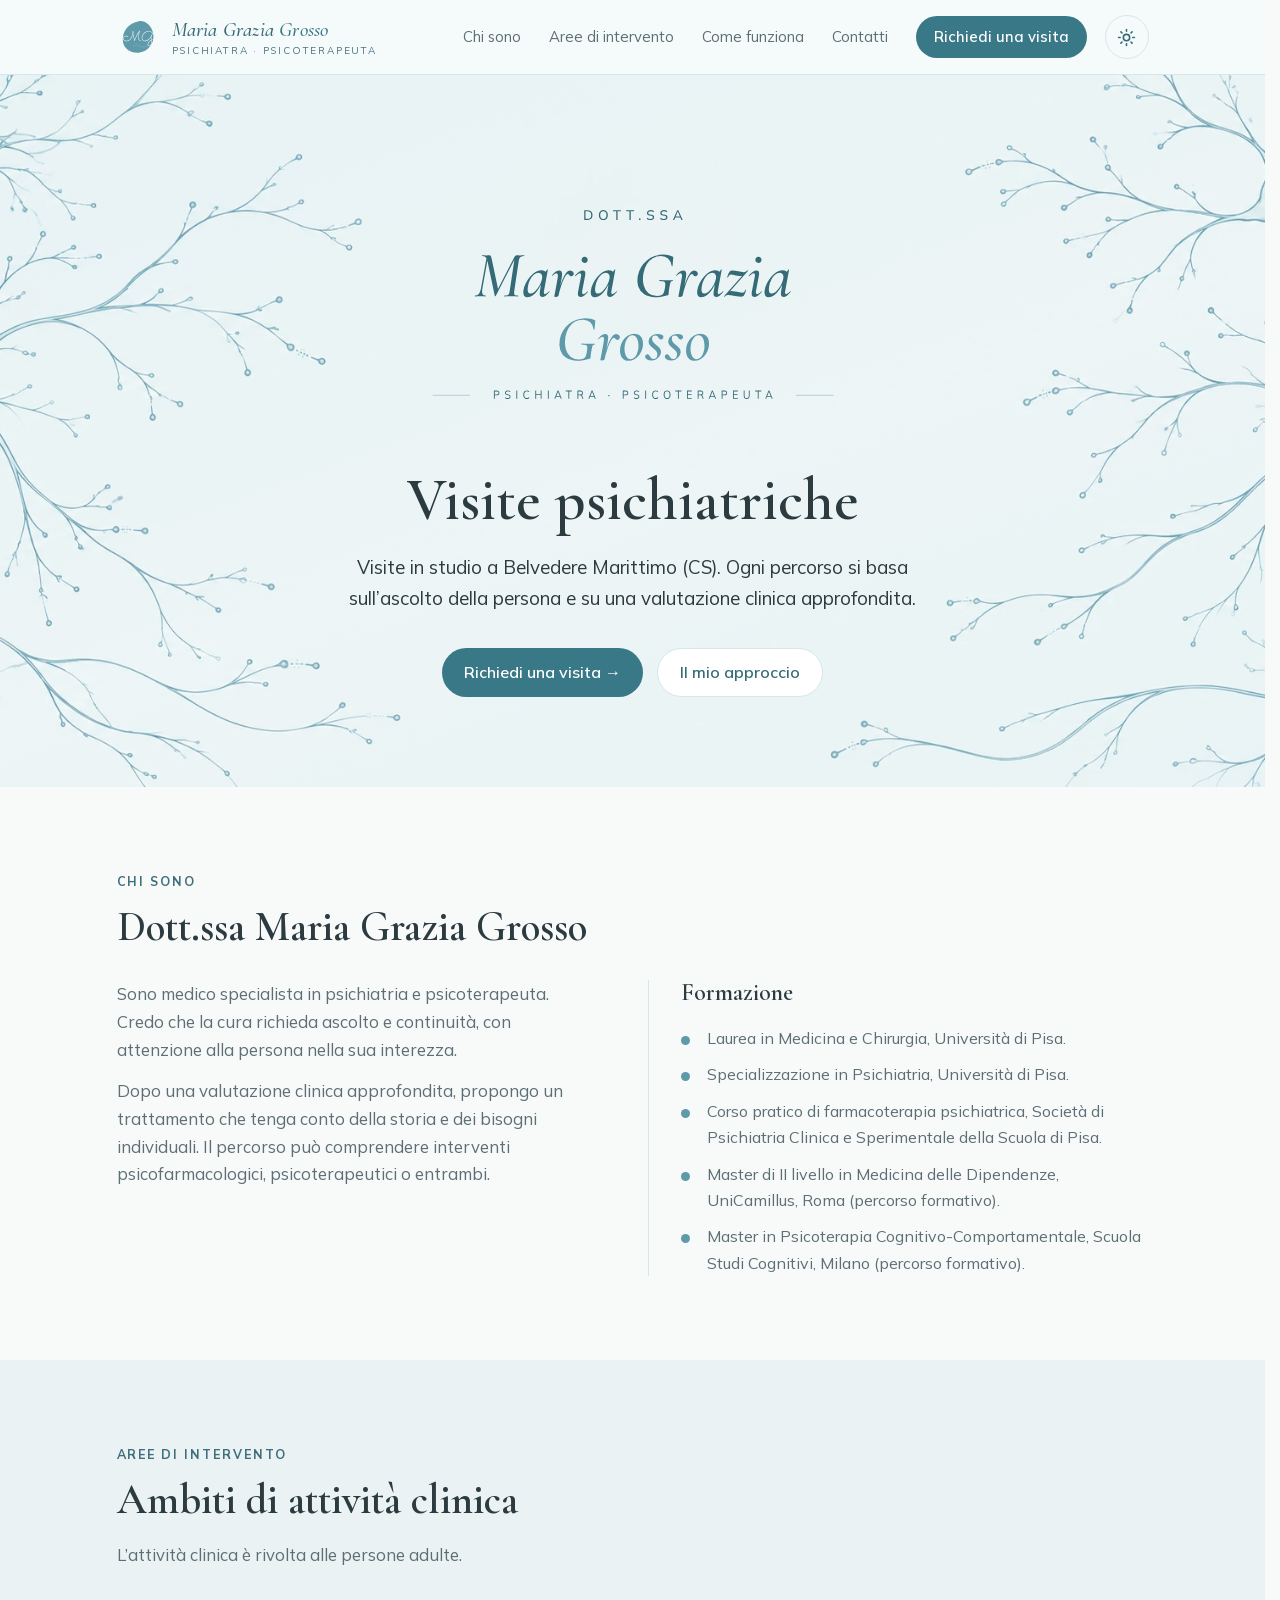
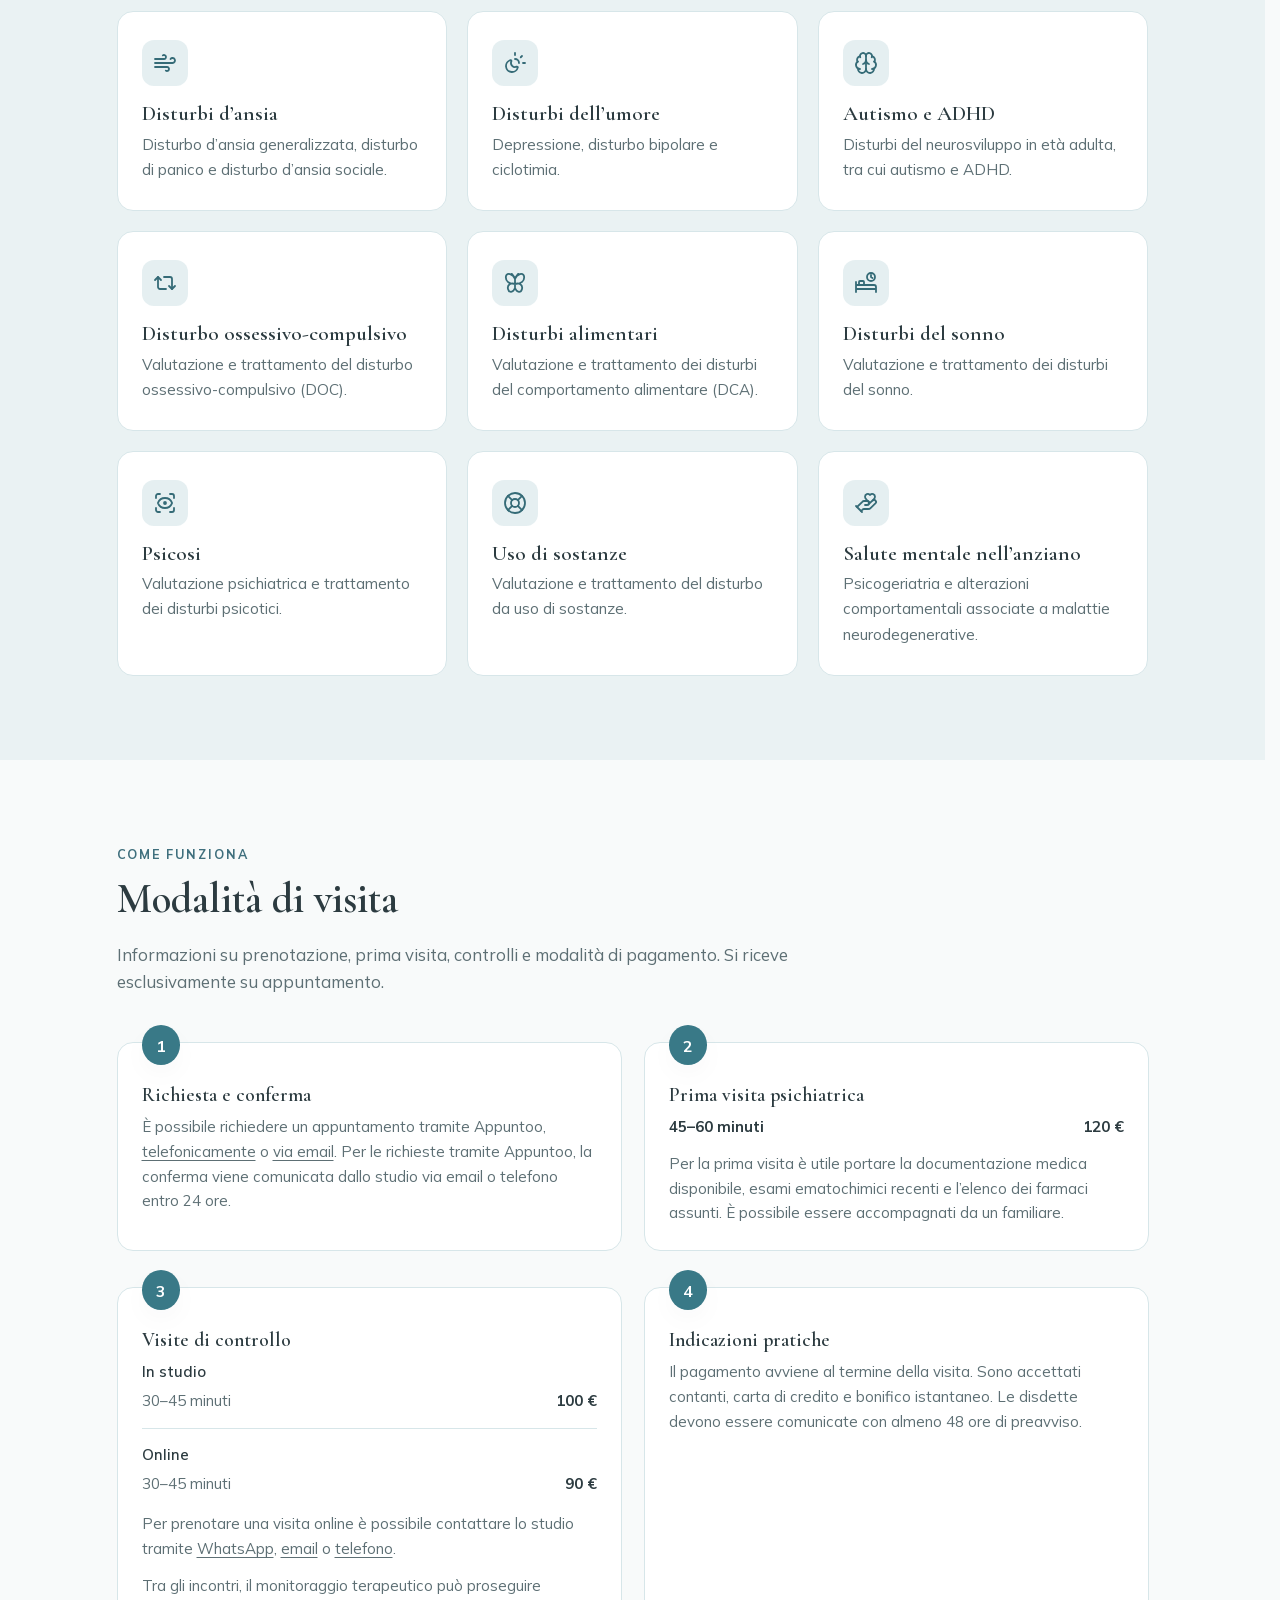
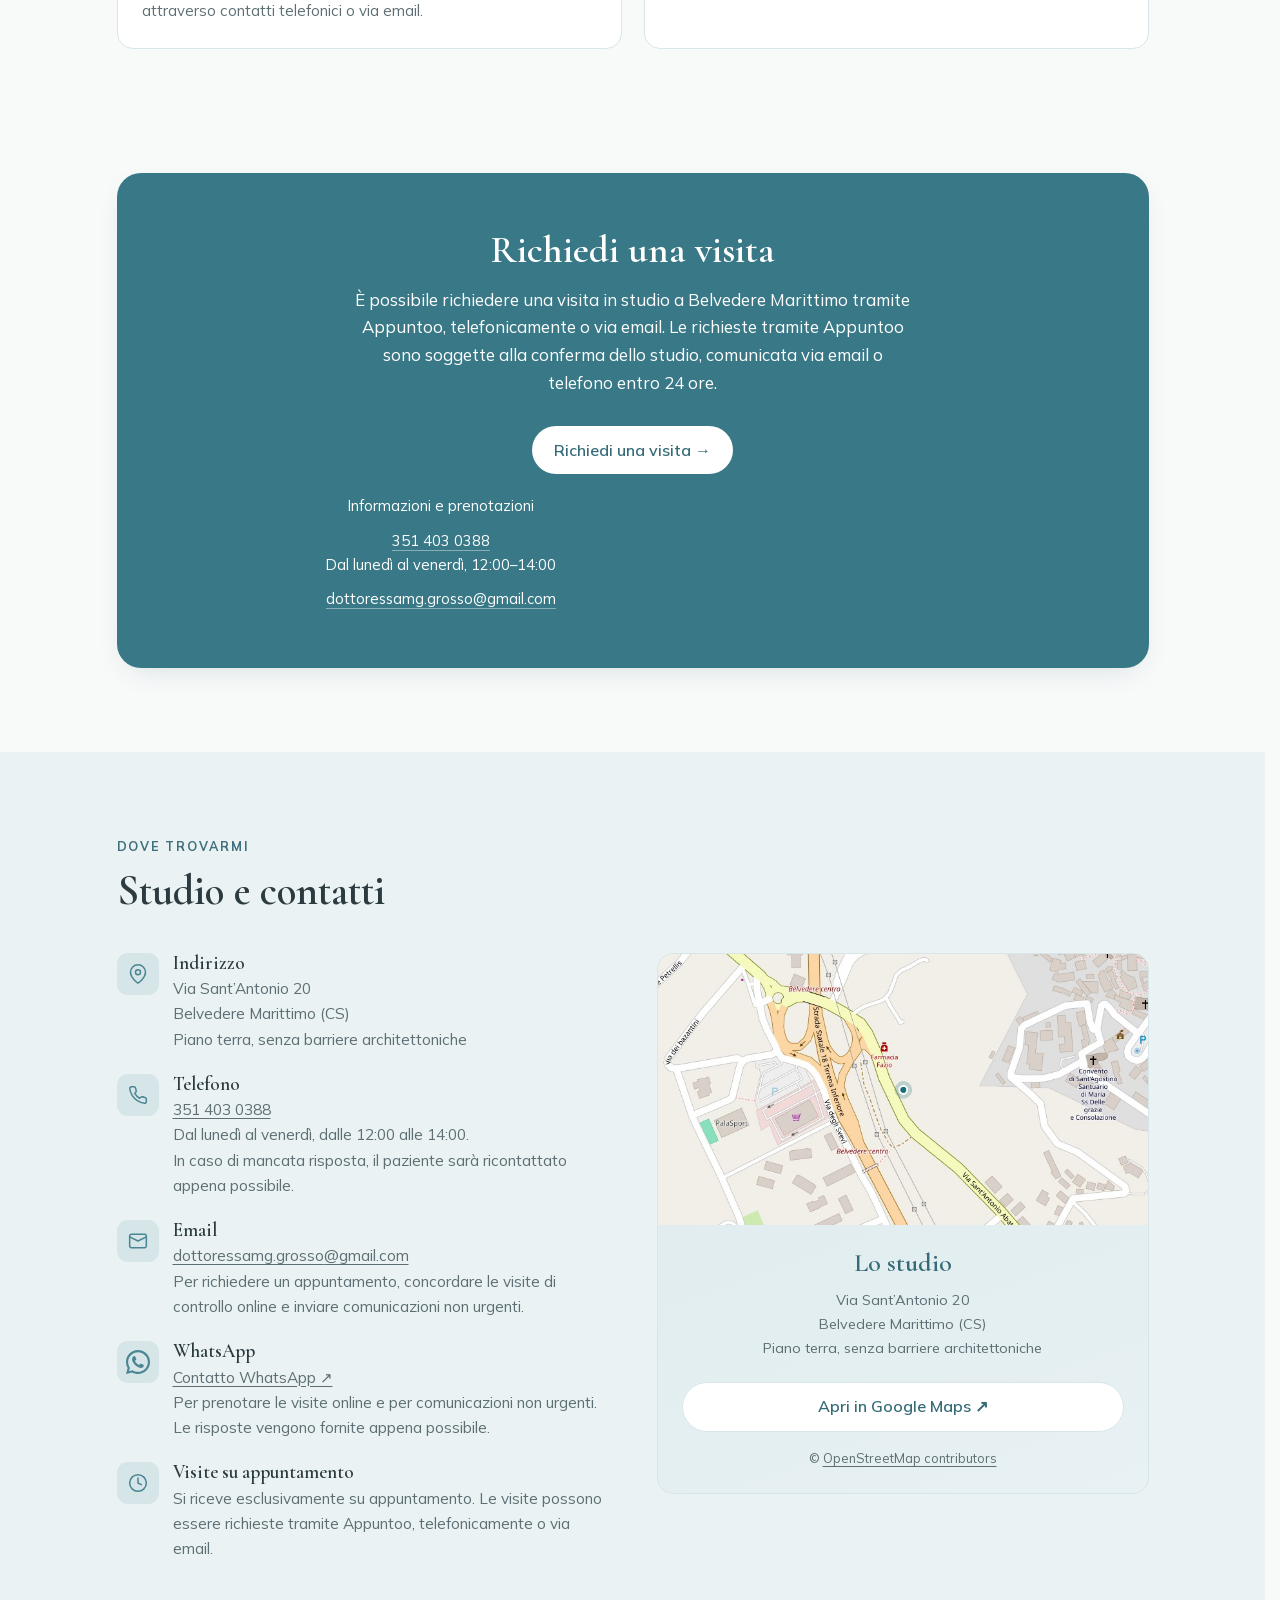
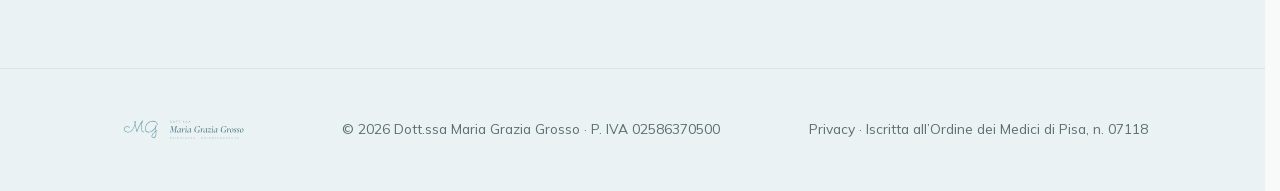
<file: index.html>
<!DOCTYPE html>
<!--
  SITO VETRINA — DOTT.SSA MARIA GRAZIA GROSSO · Psichiatra e Psicoterapeuta (Belvedere Marittimo, CS)
  Logo ufficiale (SVG ottanio con scritte a tracciati in /assets/logo). Palette ottanio: #356b77 / #5f9aaa. Font: Cormorant Garamond + Mulish.
  Contenuti dalle risposte della dottoressa; dati professionali integrati dall'utente. Email definitiva confermata.
  Prenotazioni: link Appuntoo con dialog nativo (max 900px su desktop, tutto schermo su mobile), caricato solo al click.
-->
<html lang="it">
<head>
<meta charset="utf-8">
<meta name="viewport" content="width=device-width, initial-scale=1">
<!-- Applica il tema salvato prima del render per evitare il flash -->
<script>(function(){try{var t=localStorage.getItem('theme');if(t==='dark'||t==='light')document.documentElement.setAttribute('data-theme',t);}catch(e){}})();</script>
<title>Dott.ssa Maria Grazia Grosso — Psichiatra e Psicoterapeuta a Belvedere Marittimo</title>
<meta name="description" content="Dott.ssa Maria Grazia Grosso, medico specialista in psichiatria e psicoterapeuta. Visite per adulti e percorsi di cura personalizzati a Belvedere Marittimo (CS).">
<meta name="robots" content="index, follow">
<meta name="google-site-verification" content="4_kSYLxDrZp8uvJcx63tRejylEzONVYDjaQlgIZVkQQ">
<link rel="canonical" href="https://dottoressamggrosso.it/">
<meta name="theme-color" content="#356b77">

<!-- Open Graph -->
<meta property="og:title" content="Dott.ssa Maria Grazia Grosso — Psichiatra e Psicoterapeuta a Belvedere Marittimo">
<meta property="og:description" content="Visite in studio a Belvedere Marittimo (CS). Ogni percorso si basa sull’ascolto della persona e su una valutazione clinica approfondita.">
<meta property="og:type" content="website">
<meta property="og:url" content="https://dottoressamggrosso.it/">
<meta property="og:locale" content="it_IT">
<meta property="og:image" content="https://dottoressamggrosso.it/assets/logo/versione-su-colore.png?v=11">

<link rel="icon" type="image/png" href="assets/logo/favicon.png?v=11">
<link rel="icon" type="image/svg+xml" sizes="any" href="assets/logo/favicon.svg?v=13">
<link rel="apple-touch-icon" href="assets/logo/favicon.png?v=11">

<!-- Preload dei font principali visibili subito (elimina il flash al caricamento) -->
<link rel="preload" href="assets/fonts/CormorantGaramond-normal-600-latin.woff2" as="font" type="font/woff2" crossorigin>
<link rel="preload" href="assets/fonts/CormorantGaramond-italic-500-latin.woff2" as="font" type="font/woff2" crossorigin>
<link rel="preload" href="assets/fonts/Mulish-normal-400-latin.woff2" as="font" type="font/woff2" crossorigin>
<link rel="preload" href="assets/fonts/Mulish-normal-600-latin.woff2" as="font" type="font/woff2" crossorigin>
<!-- Brand fonts: self-hosted (GDPR-friendly, nessun contatto con Google) -->
<style>
@font-face{font-family:'Cormorant Garamond';font-style:italic;font-weight:500;font-display:swap;src:url(assets/fonts/CormorantGaramond-italic-500-latin-ext.woff2) format('woff2');unicode-range: U+0100-02BA, U+02BD-02C5, U+02C7-02CC, U+02CE-02D7, U+02DD-02FF, U+0304, U+0308, U+0329, U+1D00-1DBF, U+1E00-1E9F, U+1EF2-1EFF, U+2020, U+20A0-20AB, U+20AD-20C0, U+2113, U+2C60-2C7F, U+A720-A7FF;}
@font-face{font-family:'Cormorant Garamond';font-style:italic;font-weight:500;font-display:swap;src:url(assets/fonts/CormorantGaramond-italic-500-latin.woff2) format('woff2');unicode-range: U+0000-00FF, U+0131, U+0152-0153, U+02BB-02BC, U+02C6, U+02DA, U+02DC, U+0304, U+0308, U+0329, U+2000-206F, U+20AC, U+2122, U+2191, U+2193, U+2212, U+2215, U+FEFF, U+FFFD;}
@font-face{font-family:'Cormorant Garamond';font-style:italic;font-weight:600;font-display:swap;src:url(assets/fonts/CormorantGaramond-italic-600-latin-ext.woff2) format('woff2');unicode-range: U+0100-02BA, U+02BD-02C5, U+02C7-02CC, U+02CE-02D7, U+02DD-02FF, U+0304, U+0308, U+0329, U+1D00-1DBF, U+1E00-1E9F, U+1EF2-1EFF, U+2020, U+20A0-20AB, U+20AD-20C0, U+2113, U+2C60-2C7F, U+A720-A7FF;}
@font-face{font-family:'Cormorant Garamond';font-style:italic;font-weight:600;font-display:swap;src:url(assets/fonts/CormorantGaramond-italic-600-latin.woff2) format('woff2');unicode-range: U+0000-00FF, U+0131, U+0152-0153, U+02BB-02BC, U+02C6, U+02DA, U+02DC, U+0304, U+0308, U+0329, U+2000-206F, U+20AC, U+2122, U+2191, U+2193, U+2212, U+2215, U+FEFF, U+FFFD;}
@font-face{font-family:'Cormorant Garamond';font-style:normal;font-weight:500;font-display:swap;src:url(assets/fonts/CormorantGaramond-normal-500-latin-ext.woff2) format('woff2');unicode-range: U+0100-02BA, U+02BD-02C5, U+02C7-02CC, U+02CE-02D7, U+02DD-02FF, U+0304, U+0308, U+0329, U+1D00-1DBF, U+1E00-1E9F, U+1EF2-1EFF, U+2020, U+20A0-20AB, U+20AD-20C0, U+2113, U+2C60-2C7F, U+A720-A7FF;}
@font-face{font-family:'Cormorant Garamond';font-style:normal;font-weight:500;font-display:swap;src:url(assets/fonts/CormorantGaramond-normal-500-latin.woff2) format('woff2');unicode-range: U+0000-00FF, U+0131, U+0152-0153, U+02BB-02BC, U+02C6, U+02DA, U+02DC, U+0304, U+0308, U+0329, U+2000-206F, U+20AC, U+2122, U+2191, U+2193, U+2212, U+2215, U+FEFF, U+FFFD;}
@font-face{font-family:'Cormorant Garamond';font-style:normal;font-weight:600;font-display:swap;src:url(assets/fonts/CormorantGaramond-normal-600-latin-ext.woff2) format('woff2');unicode-range: U+0100-02BA, U+02BD-02C5, U+02C7-02CC, U+02CE-02D7, U+02DD-02FF, U+0304, U+0308, U+0329, U+1D00-1DBF, U+1E00-1E9F, U+1EF2-1EFF, U+2020, U+20A0-20AB, U+20AD-20C0, U+2113, U+2C60-2C7F, U+A720-A7FF;}
@font-face{font-family:'Cormorant Garamond';font-style:normal;font-weight:600;font-display:swap;src:url(assets/fonts/CormorantGaramond-normal-600-latin.woff2) format('woff2');unicode-range: U+0000-00FF, U+0131, U+0152-0153, U+02BB-02BC, U+02C6, U+02DA, U+02DC, U+0304, U+0308, U+0329, U+2000-206F, U+20AC, U+2122, U+2191, U+2193, U+2212, U+2215, U+FEFF, U+FFFD;}
@font-face{font-family:'Cormorant Garamond';font-style:normal;font-weight:700;font-display:swap;src:url(assets/fonts/CormorantGaramond-normal-700-latin-ext.woff2) format('woff2');unicode-range: U+0100-02BA, U+02BD-02C5, U+02C7-02CC, U+02CE-02D7, U+02DD-02FF, U+0304, U+0308, U+0329, U+1D00-1DBF, U+1E00-1E9F, U+1EF2-1EFF, U+2020, U+20A0-20AB, U+20AD-20C0, U+2113, U+2C60-2C7F, U+A720-A7FF;}
@font-face{font-family:'Cormorant Garamond';font-style:normal;font-weight:700;font-display:swap;src:url(assets/fonts/CormorantGaramond-normal-700-latin.woff2) format('woff2');unicode-range: U+0000-00FF, U+0131, U+0152-0153, U+02BB-02BC, U+02C6, U+02DA, U+02DC, U+0304, U+0308, U+0329, U+2000-206F, U+20AC, U+2122, U+2191, U+2193, U+2212, U+2215, U+FEFF, U+FFFD;}
@font-face{font-family:'Mulish';font-style:normal;font-weight:300;font-display:swap;src:url(assets/fonts/Mulish-normal-300-latin-ext.woff2) format('woff2');unicode-range: U+0100-02BA, U+02BD-02C5, U+02C7-02CC, U+02CE-02D7, U+02DD-02FF, U+0304, U+0308, U+0329, U+1D00-1DBF, U+1E00-1E9F, U+1EF2-1EFF, U+2020, U+20A0-20AB, U+20AD-20C0, U+2113, U+2C60-2C7F, U+A720-A7FF;}
@font-face{font-family:'Mulish';font-style:normal;font-weight:300;font-display:swap;src:url(assets/fonts/Mulish-normal-300-latin.woff2) format('woff2');unicode-range: U+0000-00FF, U+0131, U+0152-0153, U+02BB-02BC, U+02C6, U+02DA, U+02DC, U+0304, U+0308, U+0329, U+2000-206F, U+20AC, U+2122, U+2191, U+2193, U+2212, U+2215, U+FEFF, U+FFFD;}
@font-face{font-family:'Mulish';font-style:normal;font-weight:400;font-display:swap;src:url(assets/fonts/Mulish-normal-400-latin-ext.woff2) format('woff2');unicode-range: U+0100-02BA, U+02BD-02C5, U+02C7-02CC, U+02CE-02D7, U+02DD-02FF, U+0304, U+0308, U+0329, U+1D00-1DBF, U+1E00-1E9F, U+1EF2-1EFF, U+2020, U+20A0-20AB, U+20AD-20C0, U+2113, U+2C60-2C7F, U+A720-A7FF;}
@font-face{font-family:'Mulish';font-style:normal;font-weight:400;font-display:swap;src:url(assets/fonts/Mulish-normal-400-latin.woff2) format('woff2');unicode-range: U+0000-00FF, U+0131, U+0152-0153, U+02BB-02BC, U+02C6, U+02DA, U+02DC, U+0304, U+0308, U+0329, U+2000-206F, U+20AC, U+2122, U+2191, U+2193, U+2212, U+2215, U+FEFF, U+FFFD;}
@font-face{font-family:'Mulish';font-style:normal;font-weight:500;font-display:swap;src:url(assets/fonts/Mulish-normal-500-latin-ext.woff2) format('woff2');unicode-range: U+0100-02BA, U+02BD-02C5, U+02C7-02CC, U+02CE-02D7, U+02DD-02FF, U+0304, U+0308, U+0329, U+1D00-1DBF, U+1E00-1E9F, U+1EF2-1EFF, U+2020, U+20A0-20AB, U+20AD-20C0, U+2113, U+2C60-2C7F, U+A720-A7FF;}
@font-face{font-family:'Mulish';font-style:normal;font-weight:500;font-display:swap;src:url(assets/fonts/Mulish-normal-500-latin.woff2) format('woff2');unicode-range: U+0000-00FF, U+0131, U+0152-0153, U+02BB-02BC, U+02C6, U+02DA, U+02DC, U+0304, U+0308, U+0329, U+2000-206F, U+20AC, U+2122, U+2191, U+2193, U+2212, U+2215, U+FEFF, U+FFFD;}
@font-face{font-family:'Mulish';font-style:normal;font-weight:600;font-display:swap;src:url(assets/fonts/Mulish-normal-600-latin-ext.woff2) format('woff2');unicode-range: U+0100-02BA, U+02BD-02C5, U+02C7-02CC, U+02CE-02D7, U+02DD-02FF, U+0304, U+0308, U+0329, U+1D00-1DBF, U+1E00-1E9F, U+1EF2-1EFF, U+2020, U+20A0-20AB, U+20AD-20C0, U+2113, U+2C60-2C7F, U+A720-A7FF;}
@font-face{font-family:'Mulish';font-style:normal;font-weight:600;font-display:swap;src:url(assets/fonts/Mulish-normal-600-latin.woff2) format('woff2');unicode-range: U+0000-00FF, U+0131, U+0152-0153, U+02BB-02BC, U+02C6, U+02DA, U+02DC, U+0304, U+0308, U+0329, U+2000-206F, U+20AC, U+2122, U+2191, U+2193, U+2212, U+2215, U+FEFF, U+FFFD;}
@font-face{font-family:'Mulish';font-style:normal;font-weight:700;font-display:swap;src:url(assets/fonts/Mulish-normal-700-latin-ext.woff2) format('woff2');unicode-range: U+0100-02BA, U+02BD-02C5, U+02C7-02CC, U+02CE-02D7, U+02DD-02FF, U+0304, U+0308, U+0329, U+1D00-1DBF, U+1E00-1E9F, U+1EF2-1EFF, U+2020, U+20A0-20AB, U+20AD-20C0, U+2113, U+2C60-2C7F, U+A720-A7FF;}
@font-face{font-family:'Mulish';font-style:normal;font-weight:700;font-display:swap;src:url(assets/fonts/Mulish-normal-700-latin.woff2) format('woff2');unicode-range: U+0000-00FF, U+0131, U+0152-0153, U+02BB-02BC, U+02C6, U+02DA, U+02DC, U+0304, U+0308, U+0329, U+2000-206F, U+20AC, U+2122, U+2191, U+2193, U+2212, U+2215, U+FEFF, U+FFFD;}
</style>

<style>
  :root{
    --bg:#f8fafa;
    --surface:#ffffff;
    --alt:#eaf2f3;          /* sfondo sezioni alternate */
    --ink:#2c3b40;
    --muted:#5d6f74;
    --green:#5f9aaa;        /* ottanio medio del marchio */
    --primary:#397987;      /* ottanio per fondi con testo bianco, contrasto >= 4.5:1 */
    --green-deep:#356b77;   /* ottanio profondo */
    --cream:#eff5f5;        /* testo chiaro su ottanio */
    --gold:#3f6f7d;         /* accento etichette (contrasto AA su chiaro) */
    --line:#d7e6e9;
    --shadow:0 10px 30px -12px rgba(40,59,64,.18);
    --radius:16px;
    --serif:'Cormorant Garamond',Georgia,'Times New Roman',serif;
    --sans:'Mulish',-apple-system,BlinkMacSystemFont,"Segoe UI",Roboto,Helvetica,Arial,sans-serif;
    /* superfici/colori a tema */
    --name-1:#356b77;       /* "Maria Grazia" */
    --name-2:#397987;       /* "Grosso": ottanio leggibile anche nel testo piccolo */
    --sub:#4f7280;          /* sottotitolo (contrasto AA su chiaro) */
    --header-bg:rgba(244,250,250,.82);
    --hero-1:#e2eff1; --hero-2:#eff5f5; --hero-3:#e6f1f3;
    --hero-art-filter:none; --hero-art-opacity:.65; --hero-art-mobile-opacity:.22;
    --map-1:#dceaed; --map-2:#e8f1f3;
  }
  /* ——— TEMA SCURO ——— */
  :root[data-theme="dark"]{
    --bg:#0e171a;
    --surface:#16242a;
    --alt:#121e22;
    --ink:#e6eef0;
    --muted:#9fb6bb;
    --green:#347e93;
    --primary:#347e93;
    --green-deep:#8fc0cd;
    --cream:#eff5f5;
    --gold:#7fb6c4;
    --line:#2a3b42;
    --shadow:0 10px 30px -12px rgba(0,0,0,.55);
    --name-1:#7fbbc8;
    --name-2:#a0c4ce;
    --sub:#bad2d9;
    --header-bg:rgba(14,23,26,.82);
    --hero-1:#101d21; --hero-2:#0d181b; --hero-3:#0f1e1d;
    --hero-art-filter:invert(1) hue-rotate(180deg); --hero-art-opacity:.32; --hero-art-mobile-opacity:.22;
    --map-1:#16262c; --map-2:#101b1f;
  }
  /* Tema di sistema scuro, se l'utente non ha forzato il chiaro */
  @media (prefers-color-scheme: dark){
    :root:not([data-theme="light"]){
      --bg:#0e171a; --surface:#16242a; --alt:#121e22; --ink:#e6eef0; --muted:#9fb6bb;
      --green:#347e93; --primary:#347e93; --green-deep:#8fc0cd; --cream:#eff5f5; --gold:#7fb6c4;
      --line:#2a3b42; --shadow:0 10px 30px -12px rgba(0,0,0,.55);
      --name-1:#7fbbc8; --name-2:#a0c4ce; --sub:#bad2d9;
      --header-bg:rgba(14,23,26,.82);
      --hero-1:#101d21; --hero-2:#0d181b; --hero-3:#0f1e1d;
      --hero-art-filter:invert(1) hue-rotate(180deg); --hero-art-opacity:.32; --hero-art-mobile-opacity:.22;
      --map-1:#16262c; --map-2:#101b1f;
    }
  }
  *{box-sizing:border-box;margin:0;padding:0}
  html{scroll-behavior:smooth;scroll-padding-top:calc(var(--nav-height,74px) + 16px)}
  @media(min-width:1024px){html{scrollbar-gutter:stable}}
  body{
    font-family:var(--sans);
    color:var(--ink);background:var(--bg);line-height:1.65;-webkit-font-smoothing:antialiased;
    transition:background .3s ease,color .3s ease;
  }
  h1,h2,h3{font-family:var(--serif);font-weight:600;line-height:1.12;letter-spacing:0;text-wrap:balance}
  .wrap{max-width:1080px;margin:0 auto;padding:0 24px}
  a{color:inherit;text-decoration:none}
  .nowrap,a[href^="tel:"]{white-space:nowrap}
  .email-link{overflow-wrap:anywhere}
  p,li{overflow-wrap:break-word}
  img{display:block;max-width:100%;height:auto}
  /* Focus visibile da tastiera */
  a:focus-visible,button:focus-visible{outline:2px solid var(--green-deep);outline-offset:3px;border-radius:6px}
  .btn:focus-visible,.nav-cta:focus-visible,.theme-toggle:focus-visible,
  .book-dialog-close:focus-visible{border-radius:999px}
  .ico svg,.card .ico svg{display:block}
  .sr-only{position:absolute;width:1px;height:1px;padding:0;margin:-1px;overflow:hidden;
    clip-path:inset(50%);white-space:nowrap;border:0}
  .skip-link{position:fixed;top:12px;left:12px;z-index:100;padding:12px 18px;
    background:var(--surface);color:var(--ink);border:1px solid var(--green-deep);
    border-radius:8px;transform:translateY(-180%)}
  .skip-link:focus{transform:none}
  #main-content:focus{outline:none}

  /* NAV */
  header{position:sticky;top:0;z-index:50;background:var(--header-bg);
    backdrop-filter:saturate(160%) blur(12px);border-bottom:1px solid var(--line);transition:background .3s,border-color .3s}
  nav{display:flex;align-items:center;justify-content:space-between;flex-wrap:wrap;min-height:74px;gap:8px 18px;padding:10px 0}
  .brand{display:flex;align-items:center;gap:13px;flex-shrink:0;max-width:100%}
  .brand img{width:42px;height:42px;object-fit:contain;flex:none}
  .bname{display:flex;flex-direction:column;line-height:1.12;min-width:0}
  .bname strong{font-family:var(--serif);font-style:italic;font-size:1.3rem;font-weight:500;color:var(--name-1);letter-spacing:.01em}
  .bname strong span{color:var(--name-2)}
  .bname em{font-style:normal;font-size:.62rem;letter-spacing:.18em;text-transform:uppercase;color:var(--sub);margin-top:3px}
  .nav-links{display:flex;flex-wrap:wrap;min-width:0;gap:12px 28px;align-items:center;flex:1;justify-content:flex-end}
  .nav-links a{font-size:.93rem;color:var(--muted);transition:color .2s;white-space:nowrap}
  .nav-links a:hover{color:var(--green-deep)}
  .nav-cta{background:var(--primary);color:#fff!important;padding:9px 18px;border-radius:999px;
    font-size:.9rem;font-weight:600;transition:transform .2s,box-shadow .2s}
  .nav-cta:hover{transform:translateY(-1px);box-shadow:0 8px 18px -8px rgba(95,154,170,.75)}
  .menu-btn{display:none;flex:none;background:none;border:0;cursor:pointer;color:var(--ink);font-size:1.4rem;line-height:1;
    min-width:44px;min-height:44px;align-items:center;justify-content:center}
  /* Toggle tema */
  .theme-toggle{display:inline-flex;align-items:center;justify-content:center;flex:none;
    width:44px;height:44px;border-radius:999px;border:1px solid var(--line);background:transparent;
    color:var(--green-deep);cursor:pointer;transition:color .2s,border-color .2s,background .2s}
  .theme-toggle:hover{background:rgba(95,154,170,.12)}
  .theme-toggle svg{width:19px;height:19px;display:block}
  .theme-toggle .icon-moon{display:none}
  :root[data-theme="dark"] .theme-toggle .icon-sun{display:none}
  :root[data-theme="dark"] .theme-toggle .icon-moon{display:block}
  @media (prefers-color-scheme: dark){
    :root:not([data-theme="light"]) .theme-toggle .icon-sun{display:none}
    :root:not([data-theme="light"]) .theme-toggle .icon-moon{display:block}
  }
  /* Swap loghi chiari/scuri */
  .logo-dark{display:none}
  :root[data-theme="dark"] .logo-light{display:none}
  :root[data-theme="dark"] .logo-dark{display:block}
  @media (prefers-color-scheme: dark){
    :root:not([data-theme="light"]) .logo-light{display:none}
    :root:not([data-theme="light"]) .logo-dark{display:block}
  }
  @media(max-width:1023px){
    .menu-btn{display:inline-flex}
    .nav-links{display:none;position:absolute;top:100%;left:0;right:0;flex-direction:column;flex-wrap:nowrap;
      align-items:stretch;justify-content:flex-start;gap:0;background:var(--surface);border-bottom:1px solid var(--line);
      padding:8px 24px 18px;box-shadow:var(--shadow);
      max-height:calc(100dvh - var(--nav-height,74px));overflow-y:auto;overscroll-behavior:contain}
    header.nav-open .nav-links{display:flex}
    .nav-links a{flex:none;padding:13px 2px;font-size:1.02rem;border-bottom:1px solid var(--line)}
    .nav-links a:last-child{border-bottom:0}
    .nav-cta{align-self:stretch;text-align:center;margin-top:16px;padding:14px 22px;font-size:1rem}
  }
  @media(max-width:760px){.bname em{display:none}}
  @media(max-width:600px){
    nav{gap:8px 12px}
    .brand{gap:8px;margin-right:auto}
    .brand img{width:36px;height:36px}
    .bname strong{font-size:1.25rem}
    .bname strong span{display:block}
  }

  /* HERO */
  .hero{position:relative;overflow:hidden;padding:96px 0 90px;
    background:linear-gradient(160deg,var(--hero-1) 0%,var(--hero-2) 55%,var(--hero-3) 100%)}
  /* Illustrazione decorativa locale: il centro resta libero per logo e testi. */
  .hero::before,.hero::after{content:"";position:absolute;inset:0;pointer-events:none;
    background:url("assets/sfondi/neuroni-organici.webp") center / cover no-repeat;
    opacity:var(--hero-art-opacity);filter:var(--hero-art-filter)}
  .hero::after{display:none}
  @media(max-width:900px){
    .hero::before,.hero::after{width:50%;background-size:auto 100%;
      opacity:var(--hero-art-mobile-opacity)}
    .hero::before{right:auto;background-position:left center;
      mask-image:linear-gradient(to right,#000,transparent)}
    .hero::after{display:block;left:auto;background-position:right center;
      mask-image:linear-gradient(to left,#000,transparent)}
  }
  .hero .wrap{position:relative;z-index:2;max-width:780px;text-align:center}
  .hero .hero-logo{width:480px;max-width:94%;margin:0 auto 28px}
  .hero p.lead{margin-left:auto;margin-right:auto}
  .hero .btn-row{justify-content:center}
  .eyebrow{display:inline-block;font-size:.78rem;letter-spacing:.16em;text-transform:uppercase;font-weight:600;
    color:var(--green-deep);background:rgba(95,154,170,.16);padding:6px 14px;border-radius:999px;margin-bottom:22px}
  .hero h1{font-size:clamp(2.4rem,5.4vw,3.7rem);margin-bottom:18px;font-weight:600;overflow-wrap:break-word;hyphens:auto}
  .hero p.lead{font-size:1.18rem;color:var(--ink);max-width:620px;margin-bottom:34px}
  @media(max-width:600px){
    .hero{padding:40px 0 56px}
    .hero .hero-logo{margin-bottom:20px}
    .hero h1{margin-bottom:14px}
    .hero p.lead{margin-bottom:22px}
  }
  .btn-row{display:flex;gap:14px;flex-wrap:wrap}
  .btn{display:inline-flex;align-items:center;justify-content:center;gap:8px;padding:14px 22px;border-radius:999px;
    max-width:100%;min-height:48px;
    border:0;cursor:pointer;font-family:inherit;font-weight:600;font-size:1rem;line-height:1.2;
    transition:transform .2s,box-shadow .2s,background .2s}
  .btn-primary{background:var(--primary);color:#fff}
  .btn-primary:hover{transform:translateY(-2px);box-shadow:0 14px 26px -10px rgba(95,154,170,.6)}
  .btn-ghost{background:var(--surface);color:var(--green-deep);border:1px solid var(--line)}
  .btn-ghost:hover{transform:translateY(-2px);box-shadow:var(--shadow)}

  /* SECTIONS */
  section{padding:84px 0}
  .section-tag{font-size:.78rem;letter-spacing:.16em;text-transform:uppercase;color:var(--gold);font-weight:700;margin-bottom:12px}
  .section-title{font-size:clamp(1.9rem,3.8vw,2.6rem);margin-bottom:18px;font-weight:600}
  .lead-muted{color:var(--muted);font-size:1.05rem;max-width:680px}

  /* CHI SONO */
  .about .section-title{margin-bottom:30px}
  .about-content{display:grid;grid-template-columns:minmax(0,1fr) minmax(0,1.05fr);gap:54px;align-items:start}
  .about-education{border-left:1px solid var(--line);padding-left:32px}
  .about-content>div,.about li{min-width:0}
  .about .lead-muted + .lead-muted{margin-top:14px}
  .about h3{font-size:1.5rem}
  .about ul{list-style:none;margin-top:18px;display:grid;gap:10px}
  .about li{padding-left:26px;position:relative;color:var(--muted)}
  .about li::before{content:"";position:absolute;left:0;top:11px;width:9px;height:9px;border-radius:50%;background:var(--green)}
  @media(max-width:760px){
    .about-content{grid-template-columns:minmax(0,1fr);gap:28px}
    .about-education{border-left:0;border-top:1px solid var(--line);padding:28px 0 0}
  }

  /* AREE — cards */
  .grid{display:grid;grid-template-columns:repeat(3,minmax(0,1fr));gap:20px;margin-top:42px}
  @media(max-width:900px){.grid{grid-template-columns:repeat(2,minmax(0,1fr))}}
  @media(max-width:540px){.grid{grid-template-columns:minmax(0,1fr)}}
  .card{background:var(--surface);border:1px solid var(--line);border-radius:var(--radius);
    padding:28px 24px}
  .card .ico{width:46px;height:46px;border-radius:12px;background:rgba(95,154,170,.16);
    display:flex;align-items:center;justify-content:center;margin-bottom:16px;color:var(--green-deep);font-size:1.35rem}
  .card h3{font-size:1.32rem;margin-bottom:6px;font-weight:600}
  .card p{color:var(--muted);font-size:.95rem}

  /* COME FUNZIONA */
  .steps{counter-reset:s;display:grid;grid-template-columns:repeat(2,minmax(0,1fr));gap:36px 22px;margin-top:46px}
  .step{position:relative;padding:34px 24px 24px;background:var(--surface);border:1px solid var(--line);border-radius:var(--radius)}
  .step::before{counter-increment:s;content:counter(s);position:absolute;top:-18px;left:24px;
    width:38px;height:38px;border-radius:50%;background:var(--primary);color:#fff;
    display:grid;place-items:center;font-family:var(--sans);font-size:1rem;font-weight:700;
    font-variant-numeric:lining-nums tabular-nums;line-height:1;padding-top:.1em;box-shadow:var(--shadow)}
  .step h3{font-size:1.22rem;margin:8px 0;font-weight:600}
  .step p{color:var(--muted);font-size:.94rem}
  .step p + p{margin-top:12px}
  .step a{text-decoration:underline;text-underline-offset:3px}
  .step strong{color:var(--ink);font-weight:700}
  .visit-meta{display:flex;align-items:baseline;justify-content:space-between;flex-wrap:wrap;gap:4px 16px}
  .visit-meta>*{white-space:nowrap}
  .step .visit-format{color:var(--ink);font-weight:600;margin-bottom:4px}
  .step .visit-format + .visit-meta{margin-top:0}
  .visit-option + .visit-option{border-top:1px solid var(--line);margin-top:14px;padding-top:14px}
  .visit-options + p{margin-top:16px}
  @media(max-width:760px){.steps{grid-template-columns:minmax(0,1fr)}}

  /* PRENOTAZIONE banner */
  .booking{position:relative;overflow:hidden;background:var(--primary);color:#fff;border-radius:24px;
    padding:56px 44px;text-align:center;box-shadow:var(--shadow)}
  .booking h2{color:#fff;font-size:clamp(1.8rem,3.2vw,2.4rem);margin-bottom:14px;font-weight:600}
  .booking p{color:#fff;max-width:560px;margin:0 auto 30px;font-size:1.05rem}
  .booking .btn-primary{background:#fff;color:#356b77;border:0;cursor:pointer;font-family:inherit}
  .booking .btn-primary:hover{box-shadow:0 14px 26px -10px rgba(0,0,0,.4)}
  .booking .alt{margin-top:20px;font-size:.92rem;color:#fff}
  .booking .alt a{color:#fff;border-bottom:1px solid rgba(255,255,255,.4);overflow-wrap:anywhere}
  .booking .alt p{font-size:inherit;line-height:1.65;margin:0}
  .booking .alt p + p{margin-top:10px}
  .booking a:focus-visible{outline-color:#fff;outline-offset:5px}

  /* Dialog nativo: focus confinato, sfondo inattivo, 900px su desktop. */
  .book-dialog{position:fixed;inset:0;width:100%;max-width:none;height:100%;height:100dvh;
    max-height:none;margin:0;border:0;background:transparent;color:var(--ink);
    display:none;align-items:center;justify-content:center;padding:20px}
  .book-dialog[open]{display:flex}
  .book-dialog::backdrop{background:rgba(20,30,32,.55)}
  .book-dialog-box{width:100%;max-width:900px;height:90vh;max-height:880px;
    background:var(--surface);border-radius:16px;box-shadow:var(--shadow);
    display:flex;flex-direction:column;overflow:hidden;min-height:0}
  .book-dialog-bar{display:flex;align-items:center;justify-content:space-between;
    padding:14px 20px;background:var(--surface);border-bottom:1px solid var(--line);
    font-weight:600;color:var(--ink);flex:none}
  .book-dialog-close{width:44px;height:44px;border-radius:999px;border:1px solid var(--line);
    background:var(--surface);color:var(--ink);font-size:1rem;cursor:pointer;
    display:flex;flex:none;align-items:center;justify-content:center;transition:background .2s}
  .book-dialog-close:hover{background:rgba(95,154,170,.12)}
  @media(max-width:760px){
    .book-dialog{padding:0}
    .book-dialog-box{max-width:none;height:100%;max-height:none;border-radius:0}
    .book-dialog-bar{padding-top:max(14px,env(safe-area-inset-top))}
  }
  .book-dialog-body{flex:1 1 auto;min-height:0;position:relative;display:flex;overflow:hidden}
  .book-dialog-iframe{display:block;width:100%;height:100%;min-height:0;border:0;background:#fff}
  .book-dialog-loader{position:absolute;inset:0;display:flex;flex-direction:column;align-items:center;
    justify-content:center;gap:18px;padding:24px;background:var(--surface);color:var(--ink);text-align:center}
  .book-dialog-loader p{max-width:440px;font-size:1rem}
  .book-dialog-loader[hidden]{display:none}
  .book-dialog-spinner{width:36px;height:36px;border-radius:50%;
    border:3px solid var(--line);border-top-color:var(--green-deep);
    animation:book-spin .8s linear infinite}
  .book-dialog-spinner[hidden]{display:none}
  @keyframes book-spin{to{transform:rotate(360deg)}}

  /* CONTATTI */
  .contact{display:grid;grid-template-columns:minmax(0,1fr) minmax(0,1fr);gap:48px}
  .info-item{display:flex;gap:14px;margin-bottom:22px}
  .info-item>div:last-child{min-width:0}
  .info-item .ico{flex:none;width:42px;height:42px;border-radius:11px;background:rgba(131,173,186,.20);
    display:flex;align-items:center;justify-content:center;color:#4a8593;font-size:1.2rem}
  .info-item h3{font-size:1.18rem;margin-bottom:2px;font-weight:600}
  .info-item p{color:var(--muted);font-size:.96rem}
  .map{border-radius:var(--radius);overflow:hidden;background:linear-gradient(160deg,var(--map-1),var(--map-2));
    align-self:start;min-width:0;color:var(--muted);text-align:center;border:1px solid var(--line);font-size:.9rem}
  .map-image-link{display:block}
  .map-image-link:focus-visible{outline-offset:-4px}
  .map img{width:100%;height:auto}
  .map figcaption{padding:24px}
  .map h3{font-size:1.6rem;color:var(--green-deep);margin-bottom:12px}
  .map p{margin-bottom:22px}
  .map .btn{display:block;padding-inline:12px}
  .map-credit{display:block;margin-top:16px;font-size:.8rem}
  .map-credit a{text-decoration:underline;text-underline-offset:3px}
  .info-item a{text-decoration:underline;text-underline-offset:3px;overflow-wrap:anywhere}
  .whatsapp-mark{display:block;width:24px;height:24px;background:currentColor;
    -webkit-mask:url("assets/icons/whatsapp-glyph-green.svg") center / contain no-repeat;
    mask:url("assets/icons/whatsapp-glyph-green.svg") center / contain no-repeat}
  @media(max-width:760px){.contact{grid-template-columns:1fr;gap:30px}}
  @media(max-width:600px){
    .booking{padding:32px 20px}
    .card p,.step p,.info-item p{font-size:1rem}
    .booking .btn{width:100%}
  }

  /* FOOTER */
  footer{border-top:1px solid var(--line);padding:42px 0;background:var(--alt)}
  .foot{display:flex;justify-content:space-between;align-items:center;flex-wrap:wrap;gap:18px;color:var(--muted);font-size:.86rem}
  .foot-logo{height:38px;width:auto}
  .alt-bg{background:var(--alt)}
  .foot a:hover{color:var(--green-deep)}

  /* reveal */
  .reveal{opacity:1;transform:none}
  .reveal-pending{opacity:0;transform:translateY(22px);transition:opacity .7s ease,transform .7s ease}
  .reveal.in{opacity:1;transform:none}
  @media(prefers-reduced-motion:reduce){
    html{scroll-behavior:auto}
    .reveal,.reveal-pending{opacity:1;transform:none;transition:none}
    body,header,.btn,.nav-cta,.theme-toggle,.book-dialog-close{transition:none}
    .btn:hover,.nav-cta:hover{transform:none}
    .book-dialog-spinner{animation:none}
  }
</style>
<noscript><style>
  .theme-toggle,.menu-btn{display:none}
  @media(max-width:1023px){
    nav{height:auto;min-height:74px;flex-wrap:wrap;padding-top:12px}
    .nav-links{display:flex;position:static;flex-basis:100%;box-shadow:none;padding:8px 0 18px}
  }
</style></noscript>
</head>
<body>
<a class="skip-link" href="#main-content">Vai al contenuto</a>

<header>
  <div class="wrap">
    <nav>
      <a class="brand" href="#top" aria-label="Maria Grazia Grosso, Psichiatra e Psicoterapeuta">
        <img class="logo-light" src="assets/logo/icona-ottanio.svg?v=13" alt="Marchio MG — Maria Grazia Grosso" width="42" height="42">
        <img class="logo-dark" src="assets/logo/icona-chiara.svg?v=13" alt="" aria-hidden="true" width="42" height="42">
        <span class="bname">
          <strong>Maria&nbsp;Grazia <span>Grosso</span></strong>
          <em>Psichiatra · Psicoterapeuta</em>
        </span>
      </a>
      <div class="nav-links" id="nav-links">
        <a href="#chi-sono">Chi sono</a>
        <a href="#aree">Aree di intervento</a>
        <a href="#come-funziona">Come funziona</a>
        <a href="#contatti">Contatti</a>
        <a class="nav-cta" data-booking-open href="https://appuntoo.com/prenota/studio-di-maria-grazia-grosso/psichiatra/pisa" target="_blank" rel="noopener noreferrer">Richiedi una visita</a>
      </div>
      <button class="theme-toggle" type="button" aria-label="Cambia tema chiaro/scuro" title="Tema chiaro/scuro" aria-pressed="false">
        <svg class="icon-sun" viewBox="0 0 24 24" fill="none" stroke="currentColor" stroke-width="2" stroke-linecap="round" aria-hidden="true"><circle cx="12" cy="12" r="4"/><path d="M12 2v2M12 20v2M4.93 4.93l1.41 1.41M17.66 17.66l1.41 1.41M2 12h2M20 12h2M4.93 19.07l1.41-1.41M17.66 6.34l1.41-1.41"/></svg>
        <svg class="icon-moon" viewBox="0 0 24 24" fill="currentColor" aria-hidden="true"><path d="M21 12.79A9 9 0 1 1 11.21 3 7 7 0 0 0 21 12.79z"/></svg>
      </button>
      <button class="menu-btn" type="button" aria-label="Apri menu" aria-expanded="false" aria-controls="nav-links">☰</button>
    </nav>
  </div>
</header>

<main id="main-content" tabindex="-1">
<!-- HERO -->
<div class="hero" id="top">
  <div class="wrap">
    <img class="hero-logo logo-light" src="assets/logo/logo-primario.svg?v=14" alt="Dott.ssa Maria Grazia Grosso — Psichiatra" width="900" height="503">
    <img class="hero-logo logo-dark" src="assets/logo/logo-primario-dark.svg?v=13" alt="" aria-hidden="true" width="900" height="503">
    <h1>Visite psichiatriche</h1>
    <p class="lead">Visite in studio a Belvedere Marittimo (CS). Ogni percorso si basa sull’ascolto della persona e su una valutazione clinica approfondita.</p>
    <div class="btn-row">
      <a class="btn btn-primary" data-booking-open href="https://appuntoo.com/prenota/studio-di-maria-grazia-grosso/psichiatra/pisa" target="_blank" rel="noopener noreferrer">Richiedi una visita →</a>
      <a class="btn btn-ghost" href="#chi-sono">Il mio approccio</a>
    </div>
  </div>
</div>

<!-- CHI SONO -->
<section id="chi-sono">
  <div class="wrap">
    <div class="about reveal">
      <div class="section-tag">Chi sono</div>
      <h2 class="section-title">Dott.ssa Maria Grazia Grosso</h2>
      <div class="about-content">
        <div class="about-intro">
          <p class="lead-muted">Sono medico specialista in psichiatria e psicoterapeuta. Credo che la cura richieda ascolto e continuità, con attenzione alla persona nella sua interezza.</p>
          <p class="lead-muted">Dopo una valutazione clinica approfondita, propongo un trattamento che tenga conto della storia e dei bisogni individuali. Il percorso può comprendere interventi psicofarmacologici, psicoterapeutici o entrambi.</p>
        </div>
        <div class="about-education">
          <h3>Formazione</h3>
          <ul>
            <li>Laurea in Medicina e Chirurgia, Università di Pisa.</li>
            <li>Specializzazione in Psichiatria, Università di Pisa.</li>
            <li>Corso pratico di farmacoterapia psichiatrica, Società di Psichiatria Clinica e Sperimentale della Scuola di Pisa.</li>
            <li>Master di II livello in Medicina delle Dipendenze, UniCamillus, Roma (percorso formativo).</li>
            <li>Master in Psicoterapia Cognitivo-Comportamentale, Scuola Studi Cognitivi, Milano (percorso formativo).</li>
          </ul>
        </div>
      </div>
    </div>
  </div>
</section>

<!-- AREE DI INTERVENTO -->
<section id="aree" class="alt-bg">
  <div class="wrap">
    <div class="reveal">
      <div class="section-tag">Aree di intervento</div>
      <h2 class="section-title">Ambiti di attività clinica</h2>
      <p class="lead-muted">L’attività clinica è rivolta alle persone adulte.</p>
    </div>
    <!-- Icone Lucide, licenza ISC: assets/icons/LICENSE-lucide.txt. Farfalla e letto con orologio: disegni originali. -->
    <div class="grid">
      <div class="card reveal"><div class="ico"><svg viewBox="0 0 24 24" width="24" height="24" fill="none" stroke="currentColor" stroke-width="1.8" stroke-linecap="round" stroke-linejoin="round" aria-hidden="true" focusable="false" data-icon="wind"><path d="M12.8 19.6A2 2 0 1 0 14 16H2" /> <path d="M17.5 8a2.5 2.5 0 1 1 2 4H2" /> <path d="M9.8 4.4A2 2 0 1 1 11 8H2" /></svg></div><h3>Disturbi d’ansia</h3><p>Disturbo d’ansia generalizzata, disturbo di panico e disturbo d’ansia sociale.</p></div>
      <div class="card reveal"><div class="ico"><svg viewBox="0 0 24 24" width="24" height="24" fill="none" stroke="currentColor" stroke-width="1.8" stroke-linecap="round" stroke-linejoin="round" aria-hidden="true" focusable="false" data-icon="sun-moon"><path d="M12 2v2" /> <path d="M14.837 16.385a6 6 0 1 1-7.223-7.222c.624-.147.97.66.715 1.248a4 4 0 0 0 5.26 5.259c.589-.255 1.396.09 1.248.715" /> <path d="M16 12a4 4 0 0 0-4-4" /> <path d="m19 5-1.256 1.256" /> <path d="M20 12h2" /></svg></div><h3>Disturbi dell’umore</h3><p>Depressione, disturbo bipolare e ciclotimia.</p></div>
      <div class="card reveal"><div class="ico"><svg viewBox="0 0 24 24" width="24" height="24" fill="none" stroke="currentColor" stroke-width="1.8" stroke-linecap="round" stroke-linejoin="round" aria-hidden="true" focusable="false" data-icon="brain"><path d="M12 18V5" /> <path d="M15 13a4.17 4.17 0 01-3-4 4.17 4.17 0 01-3 4" /> <path d="M17.707 6.294A3 3 0 1012 5a3 3 0 10-5.707 1.294" /> <path d="M17.996 5.125a4 4 0 012.526 5.77" /> <path d="M18 18a4 4 0 002-7.465" /> <path d="M19.967 17.482a4 4 0 11-7.967.517 4 4 0 11-7.967-.517" /> <path d="M6 18a4 4 0 01-2-7.465" /> <path d="M6.004 5.125a4 4 0 00-2.526 5.77" /></svg></div><h3>Autismo e ADHD</h3><p>Disturbi del neurosviluppo in età adulta, tra cui autismo e ADHD.</p></div>
      <div class="card reveal"><div class="ico"><svg viewBox="0 0 24 24" width="24" height="24" fill="none" stroke="currentColor" stroke-width="1.8" stroke-linecap="round" stroke-linejoin="round" aria-hidden="true" focusable="false" data-icon="repeat-2"><path d="m2 9 3-3 3 3" /> <path d="M13 18H7a2 2 0 0 1-2-2V6" /> <path d="m22 15-3 3-3-3" /> <path d="M11 6h6a2 2 0 0 1 2 2v10" /></svg></div><h3>Disturbo ossessivo-compulsivo</h3><p>Valutazione e trattamento del disturbo ossessivo-compulsivo (DOC).</p></div>
      <div class="card reveal"><div class="ico"><svg viewBox="0 0 24 24" width="24" height="24" fill="none" stroke="currentColor" stroke-width="1.8" stroke-linecap="round" stroke-linejoin="round" aria-hidden="true" focusable="false" data-icon="butterfly"><path d="M12 8c-2-5-8-7-9-3-1 5 3 8 9 8M12 8c2-5 8-7 9-3 1 5-3 8-9 8M12 13c-4-2-8 1-7 5s5 4 7-1M12 13c4-2 8 1 7 5s-5 4-7-1M12 7v11M12 7 9 3M12 7l3-4"/></svg></div><h3>Disturbi alimentari</h3><p>Valutazione e trattamento dei disturbi del comportamento alimentare (DCA).</p></div>
      <div class="card reveal"><div class="ico"><svg viewBox="0 0 24 24" width="24" height="24" fill="none" stroke="currentColor" stroke-width="1.8" stroke-linecap="round" stroke-linejoin="round" aria-hidden="true" focusable="false" data-icon="bed-clock"><path d="M2 11v10M22 16v5M2 18h20M2 14h18a2 2 0 0 1 2 2v2"/><rect x="5" y="10" width="5" height="4" rx="1"/><circle cx="17" cy="6" r="4"/><path d="M17 4v2l1.5 1"/></svg></div><h3>Disturbi del sonno</h3><p>Valutazione e trattamento dei disturbi del sonno.</p></div>
      <div class="card reveal"><div class="ico"><svg viewBox="0 0 24 24" width="24" height="24" fill="none" stroke="currentColor" stroke-width="1.8" stroke-linecap="round" stroke-linejoin="round" aria-hidden="true" focusable="false" data-icon="scan-eye"><path d="M3 7V5a2 2 0 0 1 2-2h2" /> <path d="M17 3h2a2 2 0 0 1 2 2v2" /> <path d="M21 17v2a2 2 0 0 1-2 2h-2" /> <path d="M7 21H5a2 2 0 0 1-2-2v-2" /> <circle cx="12" cy="12" r="1" /> <path d="M18.944 12.33a1 1 0 0 0 0-.66 7.5 7.5 0 0 0-13.888 0 1 1 0 0 0 0 .66 7.5 7.5 0 0 0 13.888 0" /></svg></div><h3>Psicosi</h3><p>Valutazione psichiatrica e trattamento dei disturbi psicotici.</p></div>
      <div class="card reveal"><div class="ico"><svg viewBox="0 0 24 24" width="24" height="24" fill="none" stroke="currentColor" stroke-width="1.8" stroke-linecap="round" stroke-linejoin="round" aria-hidden="true" focusable="false" data-icon="life-buoy"><circle cx="12" cy="12" r="10" /> <path d="m4.93 4.93 4.24 4.24" /> <path d="m14.83 9.17 4.24-4.24" /> <path d="m14.83 14.83 4.24 4.24" /> <path d="m9.17 14.83-4.24 4.24" /> <circle cx="12" cy="12" r="4" /></svg></div><h3>Uso di sostanze</h3><p>Valutazione e trattamento del disturbo da uso di sostanze.</p></div>
      <div class="card reveal"><div class="ico"><svg viewBox="0 0 24 24" width="24" height="24" fill="none" stroke="currentColor" stroke-width="1.8" stroke-linecap="round" stroke-linejoin="round" aria-hidden="true" focusable="false" data-icon="hand-heart"><path d="M11 14h2a2 2 0 0 0 0-4h-3c-.6 0-1.1.2-1.4.6L3 16" /> <path d="m14.45 13.39 5.05-4.694C20.196 8 21 6.85 21 5.75a2.75 2.75 0 0 0-4.797-1.837.276.276 0 0 1-.406 0A2.75 2.75 0 0 0 11 5.75c0 1.2.802 2.248 1.5 2.946L16 11.95" /> <path d="m2 15 6 6" /> <path d="m7 20 1.6-1.4c.3-.4.8-.6 1.4-.6h4c1.1 0 2.1-.4 2.8-1.2l4.6-4.4a1 1 0 0 0-2.75-2.91" /></svg></div><h3>Salute mentale nell’anziano</h3><p>Psicogeriatria e alterazioni comportamentali associate a malattie neurodegenerative.</p></div>
    </div>
  </div>
</section>

<!-- COME FUNZIONA -->
<section id="come-funziona">
  <div class="wrap">
    <div class="reveal">
      <div class="section-tag">Come funziona</div>
      <h2 class="section-title">Modalità di visita</h2>
      <p class="lead-muted">Informazioni su prenotazione, prima visita, controlli e modalità di pagamento. Si riceve esclusivamente su appuntamento.</p>
    </div>
    <div class="steps">
      <div class="step reveal"><h3>Richiesta e conferma</h3><p>È possibile richiedere un appuntamento tramite Appuntoo, <a href="tel:+393514030388">telefonicamente</a> o <a href="mailto:dottoressamg.grosso@gmail.com">via email</a>. Per le richieste tramite Appuntoo, la conferma viene comunicata dallo studio via email o telefono entro <span class="nowrap">24 ore</span>.</p></div>
      <div class="step reveal"><h3>Prima visita psichiatrica</h3><p class="visit-meta"><strong>45–60 minuti</strong> <strong>120&nbsp;€</strong></p><p>Per la prima visita è utile portare la documentazione medica disponibile, esami ematochimici recenti e l’elenco dei farmaci assunti. È possibile essere accompagnati da un familiare.</p></div>
      <div class="step reveal"><h3>Visite di controllo</h3><div class="visit-options"><div class="visit-option"><p class="visit-format">In studio</p><p class="visit-meta"><span>30–45 minuti</span> <strong>100&nbsp;€</strong></p></div><div class="visit-option"><p class="visit-format">Online</p><p class="visit-meta"><span>30–45 minuti</span> <strong>90&nbsp;€</strong></p></div></div><p>Per prenotare una visita online è possibile contattare lo studio tramite <a href="https://wa.me/393514030388" target="_blank" rel="noopener noreferrer">WhatsApp</a>, <a href="mailto:dottoressamg.grosso@gmail.com">email</a> o <a href="tel:+393514030388">telefono</a>.</p><p>Tra gli incontri, il monitoraggio terapeutico può proseguire attraverso contatti telefonici o via email.</p></div>
      <div class="step reveal"><h3>Indicazioni pratiche</h3><p>Il pagamento avviene al termine della visita. Sono accettati contanti, carta di credito e bonifico istantaneo. Le disdette devono essere comunicate con almeno <span class="nowrap">48 ore</span> di preavviso.</p></div>
    </div>
  </div>
</section>

<!-- PRENOTAZIONE -->
<section id="booking" style="padding-top:40px">
  <div class="wrap">
    <div class="booking reveal">
      <h2>Richiedi una visita</h2>
      <p>È possibile richiedere una visita in studio a Belvedere Marittimo tramite Appuntoo, telefonicamente o via email. Le richieste tramite Appuntoo sono soggette alla conferma dello studio, comunicata via email o telefono entro <span class="nowrap">24 ore</span>.</p>
      <a class="btn btn-primary" id="book-open" data-booking-open href="https://appuntoo.com/prenota/studio-di-maria-grazia-grosso/psichiatra/pisa" target="_blank" rel="noopener noreferrer">Richiedi una visita →</a>
      <div class="alt"><p>Informazioni e prenotazioni</p><p><a href="tel:+393514030388">351 403 0388</a><br>Dal lunedì al venerdì, <span class="nowrap">12:00–14:00</span></p><p><a href="mailto:dottoressamg.grosso@gmail.com" class="email-link">dottoressamg.grosso<wbr>@gmail.com</a></p></div>
    </div>
  </div>
</section>

<!-- Dialog centrato su desktop, a tutto schermo su mobile. -->
<dialog id="book-dialog" class="book-dialog" aria-labelledby="book-title">
  <div class="book-dialog-box">
    <div class="book-dialog-bar">
      <span id="book-title">Prenotazione — Appuntoo</span>
      <button type="button" id="book-close" class="book-dialog-close" aria-label="Chiudi">✕</button>
    </div>
    <p id="book-status" class="sr-only" role="status" aria-live="polite" aria-atomic="true"></p>
    <div id="book-content" class="book-dialog-body" aria-busy="false">
      <div id="book-loader" class="book-dialog-loader" aria-hidden="true">
        <div id="book-spinner" class="book-dialog-spinner"></div>
        <p id="book-message">Caricamento della pagina di prenotazione…</p>
      </div>
      <iframe id="book-iframe" class="book-dialog-iframe" title="Prenotazione online — Appuntoo"></iframe>
    </div>
  </div>
</dialog>

<!-- CONTATTI -->
<section id="contatti" class="alt-bg">
  <div class="wrap">
    <div class="reveal">
      <div class="section-tag">Dove trovarmi</div>
      <h2 class="section-title">Studio e contatti</h2>
    </div>
    <div class="contact" style="margin-top:38px">
      <div class="reveal">
        <div class="info-item"><div class="ico"><svg viewBox="0 0 24 24" width="20" height="20" fill="none" stroke="currentColor" stroke-width="1.8" stroke-linecap="round" stroke-linejoin="round" aria-hidden="true"><path d="M21 10c0 7-9 13-9 13s-9-6-9-13a9 9 0 0 1 18 0z"/><circle cx="12" cy="10" r="3"/></svg></div><div><h3>Indirizzo</h3><p>Via Sant’Antonio 20<br>Belvedere Marittimo (CS)<br>Piano terra, senza barriere architettoniche</p></div></div>
        <div class="info-item"><div class="ico"><svg viewBox="0 0 24 24" width="20" height="20" fill="none" stroke="currentColor" stroke-width="1.8" stroke-linecap="round" stroke-linejoin="round" aria-hidden="true"><path d="M22 16.92v3a2 2 0 0 1-2.18 2 19.79 19.79 0 0 1-8.63-3.07 19.5 19.5 0 0 1-6-6 19.79 19.79 0 0 1-3.07-8.67A2 2 0 0 1 4.11 2h3a2 2 0 0 1 2 1.72 12.84 12.84 0 0 0 .7 2.81 2 2 0 0 1-.45 2.11L8.09 9.91a16 16 0 0 0 6 6l1.27-1.27a2 2 0 0 1 2.11-.45 12.84 12.84 0 0 0 2.81.7A2 2 0 0 1 22 16.92z"/></svg></div><div><h3>Telefono</h3><p><a href="tel:+393514030388">351 403 0388</a><br>Dal lunedì al venerdì, dalle <span class="nowrap">12:00</span> alle <span class="nowrap">14:00</span>.<br>In caso di mancata risposta, il paziente sarà ricontattato appena possibile.</p></div></div>
        <div class="info-item"><div class="ico"><svg viewBox="0 0 24 24" width="20" height="20" fill="none" stroke="currentColor" stroke-width="1.8" stroke-linecap="round" stroke-linejoin="round" aria-hidden="true"><rect width="20" height="16" x="2" y="4" rx="2"/><path d="m22 7-10 5L2 7"/></svg></div><div><h3>Email</h3><p><a href="mailto:dottoressamg.grosso@gmail.com" class="email-link">dottoressamg.grosso<wbr>@gmail.com</a><br>Per richiedere un appuntamento, concordare le visite di controllo online e inviare comunicazioni non urgenti.</p></div></div>
        <div class="info-item"><div class="ico"><span class="whatsapp-mark" aria-hidden="true"></span></div><div><h3>WhatsApp</h3><p><a href="https://wa.me/393514030388" target="_blank" rel="noopener noreferrer">Contatto WhatsApp ↗</a><br>Per prenotare le visite online e per comunicazioni non urgenti. Le risposte vengono fornite appena possibile.</p></div></div>
        <div class="info-item"><div class="ico"><svg viewBox="0 0 24 24" width="20" height="20" fill="none" stroke="currentColor" stroke-width="1.8" stroke-linecap="round" stroke-linejoin="round" aria-hidden="true"><circle cx="12" cy="12" r="10"/><polyline points="12 6 12 12 16 14"/></svg></div><div><h3>Visite su appuntamento</h3><p>Si riceve esclusivamente su appuntamento. Le visite possono essere richieste tramite Appuntoo, telefonicamente o via email.</p></div></div>
      </div>
      <!-- Mappa statica locale: nessun iframe, cookie o collegamento a server di mappe prima del click. -->
      <figure class="map reveal" aria-labelledby="studio-map-title">
        <a class="map-image-link" href="https://www.google.com/maps/search/?api=1&amp;query=39.617406%2C15.858948" target="_blank" rel="noopener noreferrer" aria-label="Apri la posizione dello studio in Google Maps, in una nuova scheda">
          <img src="assets/mappe/studio-belvedere-osm.jpg" width="760" height="420" loading="lazy" decoding="async" alt="Mappa OpenStreetMap di via Sant’Antonio a Belvedere Marittimo, con il punto dello studio evidenziato">
        </a>
        <figcaption>
          <h3 id="studio-map-title">Lo studio</h3>
          <p>Via Sant’Antonio 20<br>Belvedere Marittimo (CS)<br>Piano terra, senza barriere architettoniche</p>
          <a class="btn btn-ghost" href="https://www.google.com/maps/search/?api=1&amp;query=39.617406%2C15.858948" target="_blank" rel="noopener noreferrer">Apri in <span class="nowrap">Google Maps <span aria-hidden="true">↗</span></span></a>
          <small class="map-credit">© <a href="https://www.openstreetmap.org/copyright" target="_blank" rel="noopener noreferrer">OpenStreetMap contributors</a></small>
        </figcaption>
      </figure>
    </div>
  </div>
</section>
</main>

<footer>
  <div class="wrap">
    <div class="foot">
      <img class="foot-logo logo-light" src="assets/logo/lockup-orizzontale.svg?v=13" alt="Dott.ssa Maria Grazia Grosso · Psichiatra · Psicoterapeuta" width="607" height="170">
      <img class="foot-logo logo-dark" src="assets/logo/lockup-orizzontale-dark.svg?v=13" alt="" aria-hidden="true" width="607" height="170">
      <div>© <span id="yr"></span> Dott.ssa Maria Grazia Grosso · <span class="nowrap">P. IVA 02586370500</span></div>
      <div><a href="privacy.html">Privacy</a> · Iscritta all’Ordine dei Medici di Pisa, <span class="nowrap">n. 07118</span></div>
    </div>
  </div>
</footer>

<script>
  document.getElementById('yr').textContent = new Date().getFullYear();
  const reducedMotion = window.matchMedia('(prefers-reduced-motion: reduce)');
  if ('IntersectionObserver' in window && !reducedMotion.matches) {
    const io = new IntersectionObserver((entries)=>{
      entries.forEach(e=>{
        if (e.isIntersecting) {
          e.target.classList.add('in');
          e.target.classList.remove('reveal-pending');
          io.unobserve(e.target);
        }
      });
    },{threshold:.12});
    document.querySelectorAll('.reveal').forEach(el=>{
      if (el.getBoundingClientRect().top >= window.innerHeight) el.classList.add('reveal-pending');
      io.observe(el);
    });
    reducedMotion.addEventListener('change', ()=>{
      if (reducedMotion.matches) {
        document.querySelectorAll('.reveal-pending').forEach(el=>el.classList.remove('reveal-pending'));
        io.disconnect();
      }
    });
  }

  // Toggle tema chiaro/scuro (default = sistema; scelta salvata in localStorage)
  const root = document.documentElement;
  const themeBtn = document.querySelector('.theme-toggle');
  const systemDark = window.matchMedia('(prefers-color-scheme: dark)');
  const currentTheme = ()=> root.getAttribute('data-theme') || (systemDark.matches ? 'dark' : 'light');
  const syncPressed = ()=> themeBtn.setAttribute('aria-pressed', currentTheme()==='dark');
  themeBtn.addEventListener('click', ()=>{
    const next = currentTheme()==='dark' ? 'light' : 'dark';
    root.setAttribute('data-theme', next);
    try{ localStorage.setItem('theme', next); }catch(e){}
    syncPressed();
  });
  systemDark.addEventListener('change', syncPressed);
  syncPressed();

  // Menu mobile
  const header = document.querySelector('header');
  if ('ResizeObserver' in window) {
    new ResizeObserver(()=>{
      root.style.setProperty('--nav-height', `${header.getBoundingClientRect().height}px`);
    }).observe(header);
  }
  const menuBtn = document.querySelector('.menu-btn');
  const setMenu = (open)=>{
    header.classList.toggle('nav-open', open);
    menuBtn.setAttribute('aria-expanded', open);
    menuBtn.setAttribute('aria-label', open ? 'Chiudi menu' : 'Apri menu');
  };
  menuBtn.addEventListener('click', (e)=>{
    e.stopPropagation();
    const open = !header.classList.contains('nav-open');
    setMenu(open);
    if (open) document.querySelector('#nav-links a').focus({preventScroll:true});
  });
  document.querySelectorAll('#nav-links a').forEach(a=>a.addEventListener('click', ()=>setMenu(false)));
  document.addEventListener('click', (e)=>{ if(header.classList.contains('nav-open') && !header.contains(e.target)) setMenu(false); });
  header.addEventListener('focusout', ()=>{
    window.setTimeout(()=>{
      if (!header.contains(document.activeElement)) setMenu(false);
    },0);
  });
  document.addEventListener('keydown', (e)=>{
    if (e.key==='Escape' && header.classList.contains('nav-open')) {
      const focusWasInMenu = document.getElementById('nav-links').contains(document.activeElement);
      setMenu(false);
      if (focusWasInMenu) menuBtn.focus();
    }
  });
  window.matchMedia('(min-width: 1024px)').addEventListener('change', (e)=>{
    if (e.matches) setMenu(false);
  });

  // Il dialog nativo confina il focus e rende inerte la pagina sottostante.
  // I link restano utilizzabili senza JavaScript o senza supporto a showModal.
  const bookDialog = document.getElementById('book-dialog');
  const bookIframe = document.getElementById('book-iframe');
  const bookLoader = document.getElementById('book-loader');
  const bookSpinner = document.getElementById('book-spinner');
  const bookMessage = document.getElementById('book-message');
  const bookStatus = document.getElementById('book-status');
  const bookContent = document.getElementById('book-content');
  const bookingUrl = document.getElementById('book-open').href;
  let bookPhase = 'idle', bookOpener = null, bookTimer = null;
  let previousBodyOverflow = '', previousRootOverflow = '';

  const clearBookTimer = ()=>{ window.clearTimeout(bookTimer); bookTimer = null; };
  const showBookMessage = (message, loading)=>{
    bookLoader.hidden = false;
    bookSpinner.hidden = !loading;
    bookMessage.textContent = message;
    bookStatus.textContent = message;
    bookContent.setAttribute('aria-busy', String(loading));
  };
  const watchBookLoading = ()=>{
    clearBookTimer();
    bookTimer = window.setTimeout(()=>{
      if (bookDialog.open && bookPhase==='loading') {
        showBookMessage('Il caricamento sta richiedendo più tempo del previsto. È possibile attendere oppure chiudere questa finestra e contattare lo studio.', true);
      }
    },12000);
  };
  const loadBooking = ()=>{
    clearBookTimer();
    if (!navigator.onLine) {
      bookPhase = 'error';
      showBookMessage('La connessione non sembra disponibile. Verificare la rete, chiudere questa finestra e riprovare.', false);
      return;
    }
    bookPhase = 'loading';
    showBookMessage('Caricamento della pagina di prenotazione…', true);
    bookIframe.src = bookingUrl;
    watchBookLoading();
  };
  bookIframe.addEventListener('load', ()=>{
    if (!bookIframe.getAttribute('src') || bookPhase!=='loading') return;
    clearBookTimer();
    bookPhase = 'loaded';
    bookLoader.hidden = true;
    bookContent.setAttribute('aria-busy','false');
    bookStatus.textContent = 'Pagina di prenotazione caricata.';
    // load conferma il caricamento della pagina, non lo stato interno di Appuntoo.
  });
  bookIframe.addEventListener('error', ()=>{
    clearBookTimer();
    bookPhase = 'error';
    showBookMessage('Non è stato possibile caricare la pagina di prenotazione. Chiudere questa finestra e riprovare.', false);
  });
  const openBooking = (e)=>{
    if (typeof bookDialog.showModal!=='function') return;
    if (e && (e.ctrlKey || e.metaKey || e.shiftKey || e.altKey || e.button>0)) return;
    if (e) e.preventDefault();
    if (bookDialog.open) return;
    const trigger = e ? e.currentTarget : document.activeElement;
    bookOpener = trigger.closest('#nav-links') && getComputedStyle(menuBtn).display!=='none' ? menuBtn : trigger;
    setMenu(false);
    previousBodyOverflow = document.body.style.overflow;
    previousRootOverflow = root.style.overflow;
    document.body.style.overflow = 'hidden';
    root.style.overflow = 'hidden';
    bookDialog.showModal();
    document.getElementById('book-close').focus();
    if (bookPhase==='idle' || bookPhase==='error') loadBooking();
    else if (bookPhase==='loading') watchBookLoading();
  };
  if (typeof bookDialog.showModal==='function') {
    document.querySelectorAll('[data-booking-open]').forEach(a=>{
      a.setAttribute('aria-haspopup','dialog');
      a.setAttribute('aria-controls','book-dialog');
      a.addEventListener('click', openBooking);
    });
  }
  document.getElementById('book-close').addEventListener('click', ()=>bookDialog.close());
  bookDialog.addEventListener('close', ()=>{
    clearBookTimer();
    document.body.style.overflow = previousBodyOverflow;
    root.style.overflow = previousRootOverflow;
    if (bookOpener && bookOpener.isConnected) bookOpener.focus({preventScroll:true});
  });
  bookDialog.addEventListener('click', (e)=>{ if(e.target===bookDialog) bookDialog.close(); });
</script>
</body>
</html>
</file>
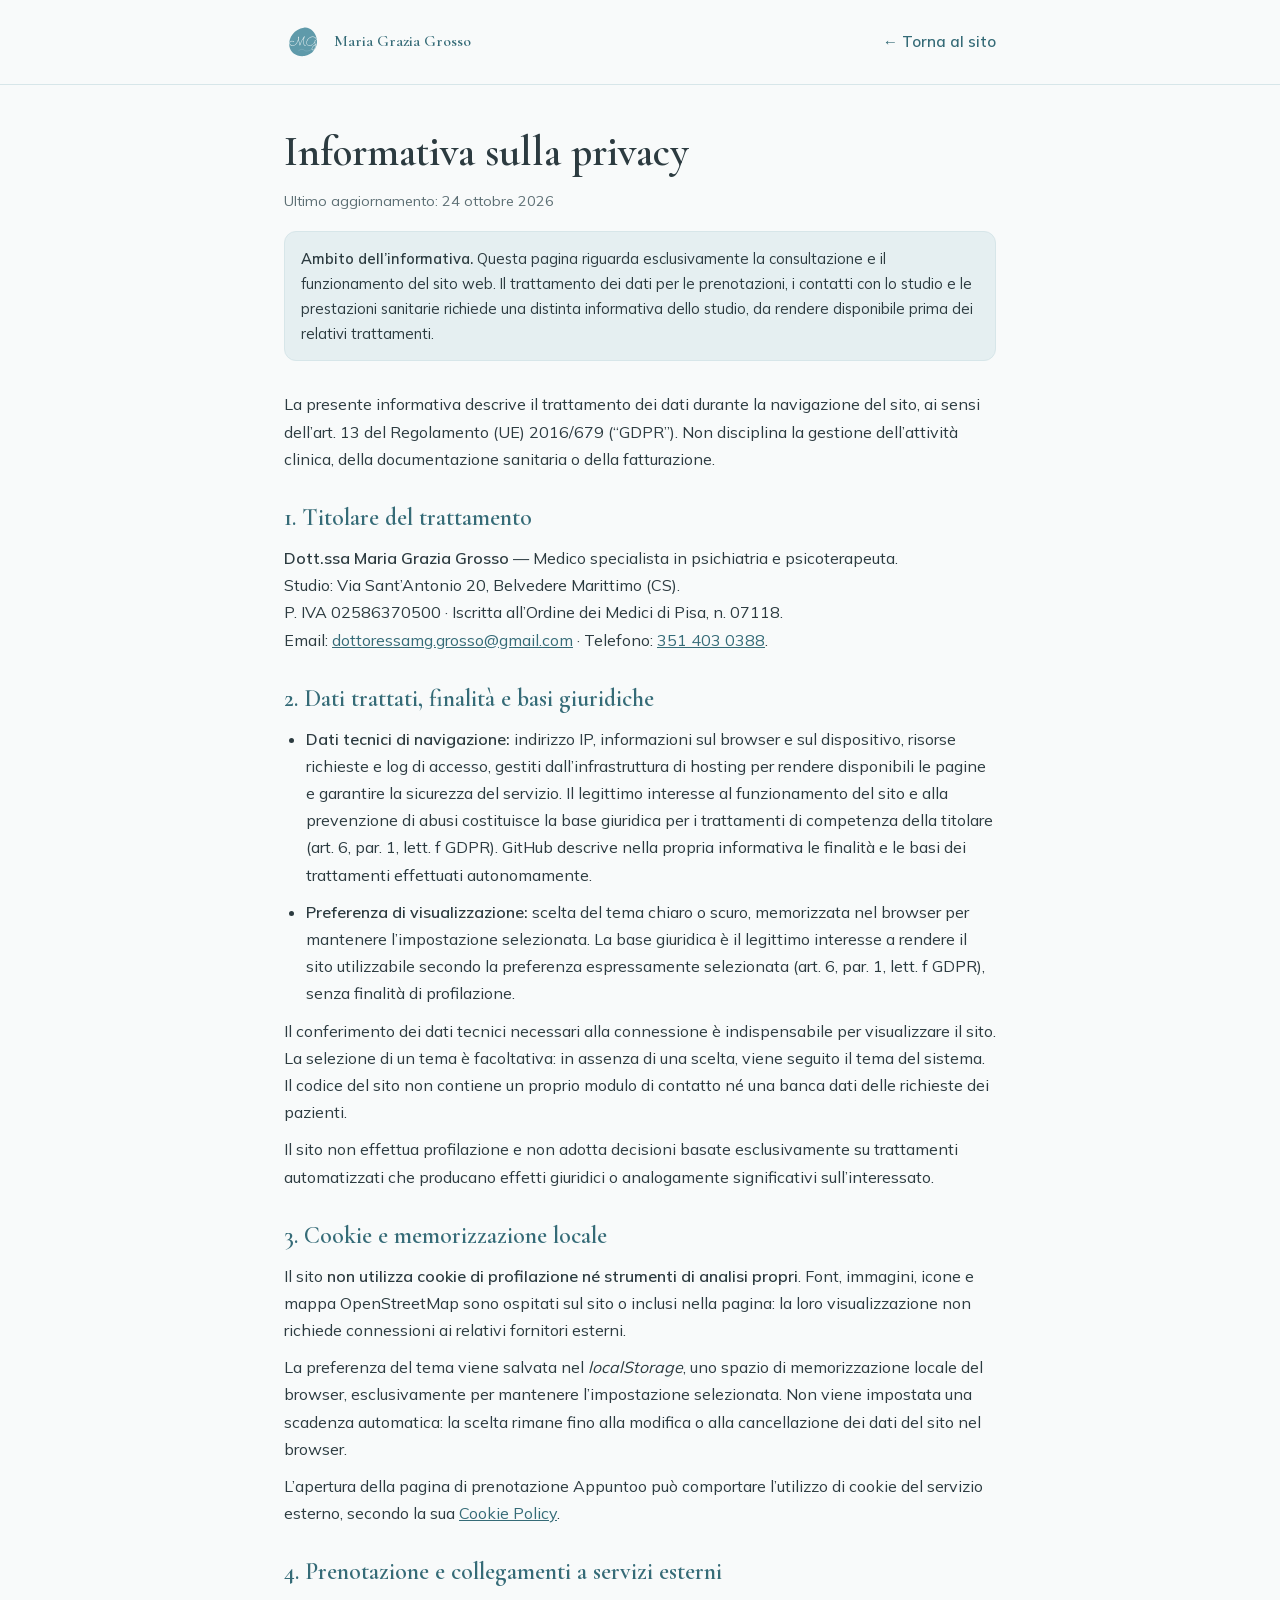
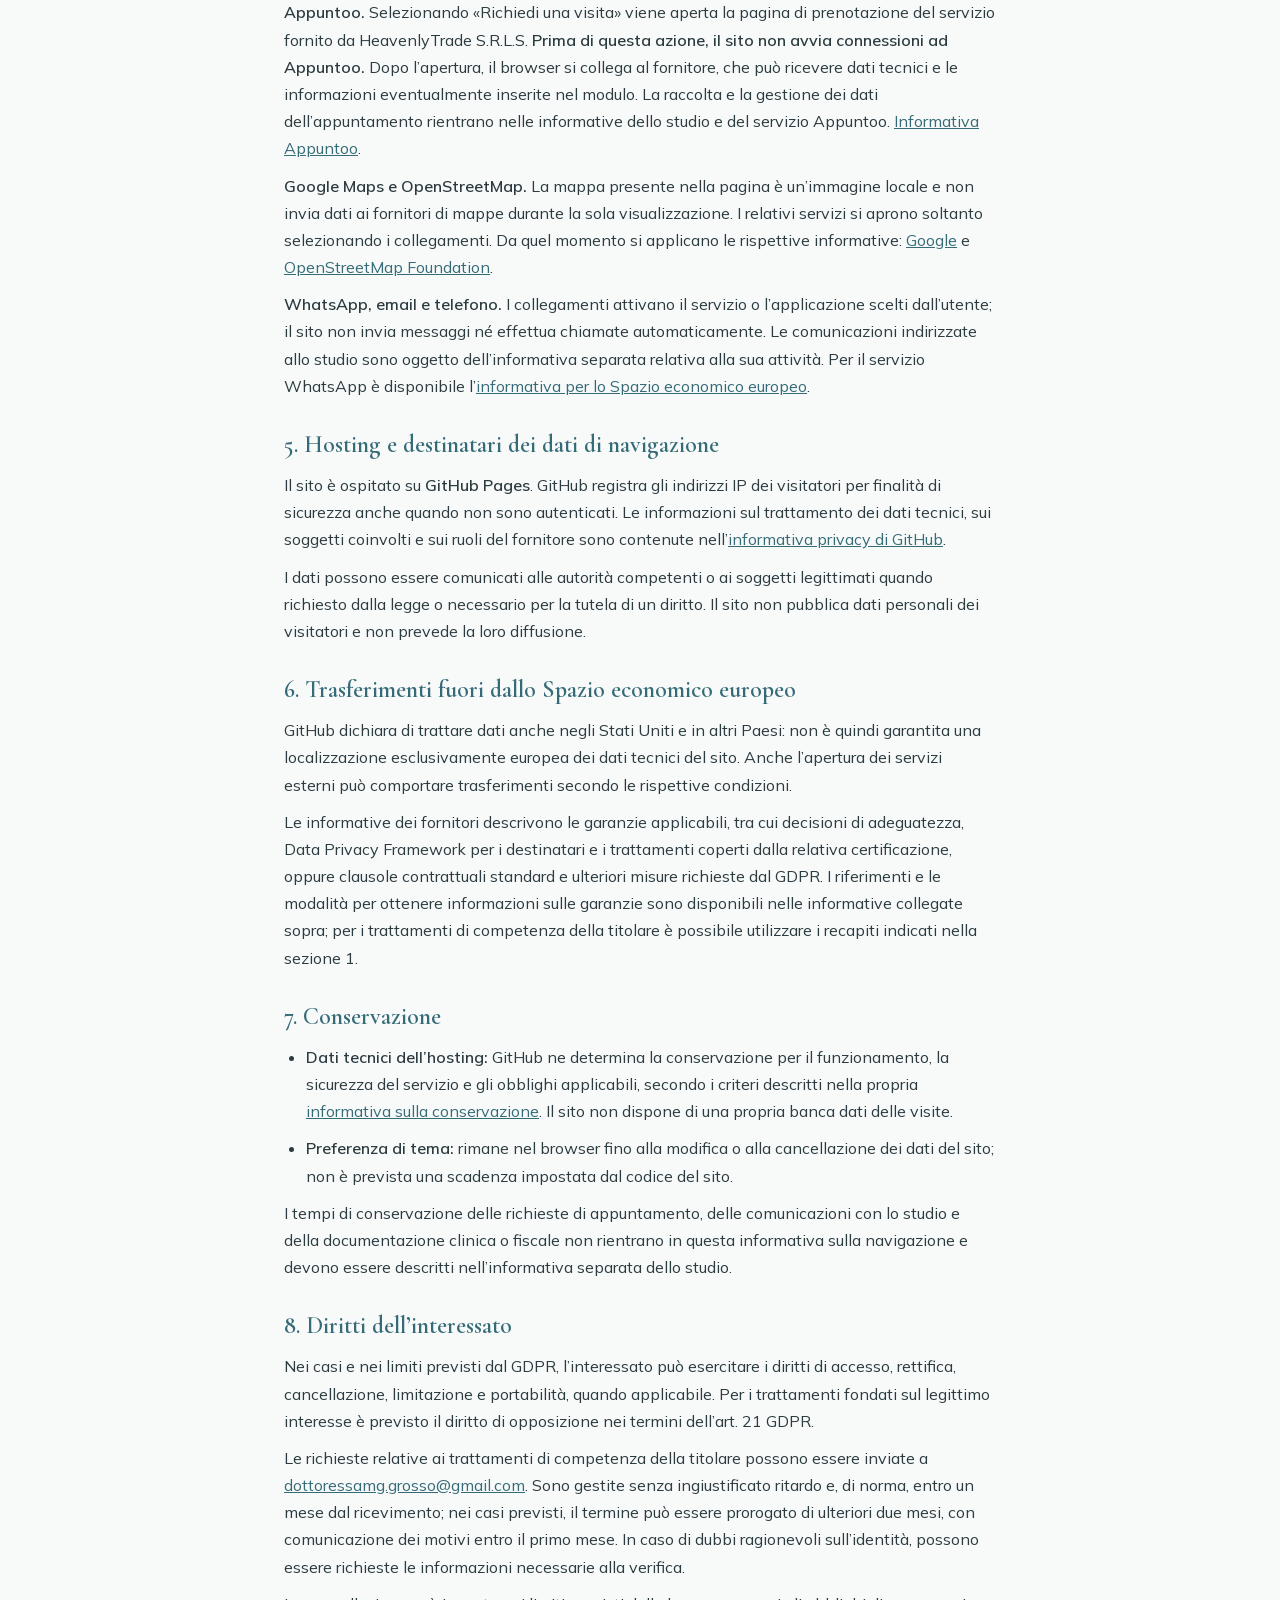
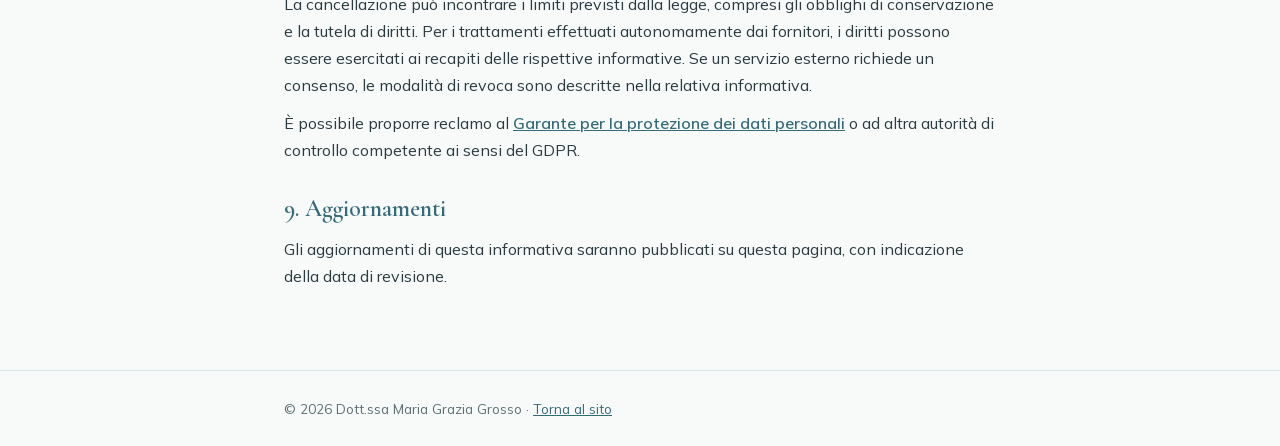
<file: privacy.html>
<!DOCTYPE html>
<!--
  INFORMATIVA PRIVACY — esclusivamente navigazione e funzionamento del sito.
  Attività clinica, prenotazioni e comunicazioni con lo studio: informativa separata.
-->
<html lang="it">
<head>
<meta charset="utf-8">
<meta name="viewport" content="width=device-width, initial-scale=1">
<script>(function(){try{var t=localStorage.getItem('theme');if(t==='dark'||t==='light')document.documentElement.setAttribute('data-theme',t);}catch(e){}})();</script>
<title>Privacy — Dott.ssa Maria Grazia Grosso</title>
<meta name="robots" content="index, follow">
<link rel="canonical" href="https://dottoressamggrosso.it/privacy.html">
<meta name="theme-color" content="#356b77">
<link rel="icon" type="image/png" href="assets/logo/favicon.png?v=12">
<link rel="icon" type="image/svg+xml" sizes="any" href="assets/logo/favicon.svg?v=13">
<style>@font-face{font-family:'Cormorant Garamond';font-style:italic;font-weight:500;font-display:swap;src:url(assets/fonts/CormorantGaramond-italic-500-latin-ext.woff2) format('woff2');unicode-range: U+0100-02BA, U+02BD-02C5, U+02C7-02CC, U+02CE-02D7, U+02DD-02FF, U+0304, U+0308, U+0329, U+1D00-1DBF, U+1E00-1E9F, U+1EF2-1EFF, U+2020, U+20A0-20AB, U+20AD-20C0, U+2113, U+2C60-2C7F, U+A720-A7FF;}
@font-face{font-family:'Cormorant Garamond';font-style:italic;font-weight:500;font-display:swap;src:url(assets/fonts/CormorantGaramond-italic-500-latin.woff2) format('woff2');unicode-range: U+0000-00FF, U+0131, U+0152-0153, U+02BB-02BC, U+02C6, U+02DA, U+02DC, U+0304, U+0308, U+0329, U+2000-206F, U+20AC, U+2122, U+2191, U+2193, U+2212, U+2215, U+FEFF, U+FFFD;}
@font-face{font-family:'Cormorant Garamond';font-style:italic;font-weight:600;font-display:swap;src:url(assets/fonts/CormorantGaramond-italic-600-latin-ext.woff2) format('woff2');unicode-range: U+0100-02BA, U+02BD-02C5, U+02C7-02CC, U+02CE-02D7, U+02DD-02FF, U+0304, U+0308, U+0329, U+1D00-1DBF, U+1E00-1E9F, U+1EF2-1EFF, U+2020, U+20A0-20AB, U+20AD-20C0, U+2113, U+2C60-2C7F, U+A720-A7FF;}
@font-face{font-family:'Cormorant Garamond';font-style:italic;font-weight:600;font-display:swap;src:url(assets/fonts/CormorantGaramond-italic-600-latin.woff2) format('woff2');unicode-range: U+0000-00FF, U+0131, U+0152-0153, U+02BB-02BC, U+02C6, U+02DA, U+02DC, U+0304, U+0308, U+0329, U+2000-206F, U+20AC, U+2122, U+2191, U+2193, U+2212, U+2215, U+FEFF, U+FFFD;}
@font-face{font-family:'Cormorant Garamond';font-style:normal;font-weight:500;font-display:swap;src:url(assets/fonts/CormorantGaramond-normal-500-latin-ext.woff2) format('woff2');unicode-range: U+0100-02BA, U+02BD-02C5, U+02C7-02CC, U+02CE-02D7, U+02DD-02FF, U+0304, U+0308, U+0329, U+1D00-1DBF, U+1E00-1E9F, U+1EF2-1EFF, U+2020, U+20A0-20AB, U+20AD-20C0, U+2113, U+2C60-2C7F, U+A720-A7FF;}
@font-face{font-family:'Cormorant Garamond';font-style:normal;font-weight:500;font-display:swap;src:url(assets/fonts/CormorantGaramond-normal-500-latin.woff2) format('woff2');unicode-range: U+0000-00FF, U+0131, U+0152-0153, U+02BB-02BC, U+02C6, U+02DA, U+02DC, U+0304, U+0308, U+0329, U+2000-206F, U+20AC, U+2122, U+2191, U+2193, U+2212, U+2215, U+FEFF, U+FFFD;}
@font-face{font-family:'Cormorant Garamond';font-style:normal;font-weight:600;font-display:swap;src:url(assets/fonts/CormorantGaramond-normal-600-latin-ext.woff2) format('woff2');unicode-range: U+0100-02BA, U+02BD-02C5, U+02C7-02CC, U+02CE-02D7, U+02DD-02FF, U+0304, U+0308, U+0329, U+1D00-1DBF, U+1E00-1E9F, U+1EF2-1EFF, U+2020, U+20A0-20AB, U+20AD-20C0, U+2113, U+2C60-2C7F, U+A720-A7FF;}
@font-face{font-family:'Cormorant Garamond';font-style:normal;font-weight:600;font-display:swap;src:url(assets/fonts/CormorantGaramond-normal-600-latin.woff2) format('woff2');unicode-range: U+0000-00FF, U+0131, U+0152-0153, U+02BB-02BC, U+02C6, U+02DA, U+02DC, U+0304, U+0308, U+0329, U+2000-206F, U+20AC, U+2122, U+2191, U+2193, U+2212, U+2215, U+FEFF, U+FFFD;}
@font-face{font-family:'Cormorant Garamond';font-style:normal;font-weight:700;font-display:swap;src:url(assets/fonts/CormorantGaramond-normal-700-latin-ext.woff2) format('woff2');unicode-range: U+0100-02BA, U+02BD-02C5, U+02C7-02CC, U+02CE-02D7, U+02DD-02FF, U+0304, U+0308, U+0329, U+1D00-1DBF, U+1E00-1E9F, U+1EF2-1EFF, U+2020, U+20A0-20AB, U+20AD-20C0, U+2113, U+2C60-2C7F, U+A720-A7FF;}
@font-face{font-family:'Cormorant Garamond';font-style:normal;font-weight:700;font-display:swap;src:url(assets/fonts/CormorantGaramond-normal-700-latin.woff2) format('woff2');unicode-range: U+0000-00FF, U+0131, U+0152-0153, U+02BB-02BC, U+02C6, U+02DA, U+02DC, U+0304, U+0308, U+0329, U+2000-206F, U+20AC, U+2122, U+2191, U+2193, U+2212, U+2215, U+FEFF, U+FFFD;}
@font-face{font-family:'Mulish';font-style:normal;font-weight:300;font-display:swap;src:url(assets/fonts/Mulish-normal-300-latin-ext.woff2) format('woff2');unicode-range: U+0100-02BA, U+02BD-02C5, U+02C7-02CC, U+02CE-02D7, U+02DD-02FF, U+0304, U+0308, U+0329, U+1D00-1DBF, U+1E00-1E9F, U+1EF2-1EFF, U+2020, U+20A0-20AB, U+20AD-20C0, U+2113, U+2C60-2C7F, U+A720-A7FF;}
@font-face{font-family:'Mulish';font-style:normal;font-weight:300;font-display:swap;src:url(assets/fonts/Mulish-normal-300-latin.woff2) format('woff2');unicode-range: U+0000-00FF, U+0131, U+0152-0153, U+02BB-02BC, U+02C6, U+02DA, U+02DC, U+0304, U+0308, U+0329, U+2000-206F, U+20AC, U+2122, U+2191, U+2193, U+2212, U+2215, U+FEFF, U+FFFD;}
@font-face{font-family:'Mulish';font-style:normal;font-weight:400;font-display:swap;src:url(assets/fonts/Mulish-normal-400-latin-ext.woff2) format('woff2');unicode-range: U+0100-02BA, U+02BD-02C5, U+02C7-02CC, U+02CE-02D7, U+02DD-02FF, U+0304, U+0308, U+0329, U+1D00-1DBF, U+1E00-1E9F, U+1EF2-1EFF, U+2020, U+20A0-20AB, U+20AD-20C0, U+2113, U+2C60-2C7F, U+A720-A7FF;}
@font-face{font-family:'Mulish';font-style:normal;font-weight:400;font-display:swap;src:url(assets/fonts/Mulish-normal-400-latin.woff2) format('woff2');unicode-range: U+0000-00FF, U+0131, U+0152-0153, U+02BB-02BC, U+02C6, U+02DA, U+02DC, U+0304, U+0308, U+0329, U+2000-206F, U+20AC, U+2122, U+2191, U+2193, U+2212, U+2215, U+FEFF, U+FFFD;}
@font-face{font-family:'Mulish';font-style:normal;font-weight:500;font-display:swap;src:url(assets/fonts/Mulish-normal-500-latin-ext.woff2) format('woff2');unicode-range: U+0100-02BA, U+02BD-02C5, U+02C7-02CC, U+02CE-02D7, U+02DD-02FF, U+0304, U+0308, U+0329, U+1D00-1DBF, U+1E00-1E9F, U+1EF2-1EFF, U+2020, U+20A0-20AB, U+20AD-20C0, U+2113, U+2C60-2C7F, U+A720-A7FF;}
@font-face{font-family:'Mulish';font-style:normal;font-weight:500;font-display:swap;src:url(assets/fonts/Mulish-normal-500-latin.woff2) format('woff2');unicode-range: U+0000-00FF, U+0131, U+0152-0153, U+02BB-02BC, U+02C6, U+02DA, U+02DC, U+0304, U+0308, U+0329, U+2000-206F, U+20AC, U+2122, U+2191, U+2193, U+2212, U+2215, U+FEFF, U+FFFD;}
@font-face{font-family:'Mulish';font-style:normal;font-weight:600;font-display:swap;src:url(assets/fonts/Mulish-normal-600-latin-ext.woff2) format('woff2');unicode-range: U+0100-02BA, U+02BD-02C5, U+02C7-02CC, U+02CE-02D7, U+02DD-02FF, U+0304, U+0308, U+0329, U+1D00-1DBF, U+1E00-1E9F, U+1EF2-1EFF, U+2020, U+20A0-20AB, U+20AD-20C0, U+2113, U+2C60-2C7F, U+A720-A7FF;}
@font-face{font-family:'Mulish';font-style:normal;font-weight:600;font-display:swap;src:url(assets/fonts/Mulish-normal-600-latin.woff2) format('woff2');unicode-range: U+0000-00FF, U+0131, U+0152-0153, U+02BB-02BC, U+02C6, U+02DA, U+02DC, U+0304, U+0308, U+0329, U+2000-206F, U+20AC, U+2122, U+2191, U+2193, U+2212, U+2215, U+FEFF, U+FFFD;}
@font-face{font-family:'Mulish';font-style:normal;font-weight:700;font-display:swap;src:url(assets/fonts/Mulish-normal-700-latin-ext.woff2) format('woff2');unicode-range: U+0100-02BA, U+02BD-02C5, U+02C7-02CC, U+02CE-02D7, U+02DD-02FF, U+0304, U+0308, U+0329, U+1D00-1DBF, U+1E00-1E9F, U+1EF2-1EFF, U+2020, U+20A0-20AB, U+20AD-20C0, U+2113, U+2C60-2C7F, U+A720-A7FF;}
@font-face{font-family:'Mulish';font-style:normal;font-weight:700;font-display:swap;src:url(assets/fonts/Mulish-normal-700-latin.woff2) format('woff2');unicode-range: U+0000-00FF, U+0131, U+0152-0153, U+02BB-02BC, U+02C6, U+02DA, U+02DC, U+0304, U+0308, U+0329, U+2000-206F, U+20AC, U+2122, U+2191, U+2193, U+2212, U+2215, U+FEFF, U+FFFD;}</style>
<style>
  :root{
    --bg:#f8fafa;--surface:#ffffff;--ink:#2c3b40;--muted:#5d6f74;
    --green:#5f9aaa;--green-deep:#356b77;--line:#d7e6e9;
    --serif:'Cormorant Garamond',Georgia,serif;
    --sans:'Mulish',-apple-system,BlinkMacSystemFont,"Segoe UI",Roboto,Helvetica,Arial,sans-serif;
  }
  :root[data-theme="dark"]{--bg:#0e171a;--surface:#16242a;--ink:#e6eef0;--muted:#9fb6bb;--green-deep:#8fc0cd;--line:#2a3b42}
  @media(prefers-color-scheme:dark){:root:not([data-theme="light"]){--bg:#0e171a;--surface:#16242a;--ink:#e6eef0;--muted:#9fb6bb;--green-deep:#8fc0cd;--line:#2a3b42}}
  *{box-sizing:border-box;margin:0;padding:0}
  body{font-family:var(--sans);color:var(--ink);background:var(--bg);line-height:1.7;-webkit-font-smoothing:antialiased}
  .wrap{max-width:760px;margin:0 auto;padding:0 24px}
  header{border-bottom:1px solid var(--line);padding:20px 0}
  header .wrap{display:flex;align-items:center;gap:12px;flex-wrap:wrap}
  header img{width:38px;height:38px;flex:none}
  header strong{min-width:0}
  header a{color:var(--green-deep);text-decoration:none;font-weight:600;font-size:.95rem}
  header .home{margin-left:auto;white-space:nowrap;min-height:44px;display:inline-flex;align-items:center}
  .nowrap,a[href^="tel:"]{white-space:nowrap}
  .email-link{overflow-wrap:anywhere}
  .logo-dark{display:none}
  :root[data-theme="dark"] .logo-light{display:none}
  :root[data-theme="dark"] .logo-dark{display:block}
  @media(prefers-color-scheme:dark){
    :root:not([data-theme="light"]) .logo-light{display:none}
    :root:not([data-theme="light"]) .logo-dark{display:block}
  }
  @media(max-width:520px){header .home{flex-basis:100%;margin-left:50px}}
  main{padding:44px 0 70px}
  h1{font-family:var(--serif);font-weight:600;font-size:clamp(2rem,5vw,2.6rem);margin-bottom:12px;line-height:1.15;text-wrap:balance}
  .updated{color:var(--muted);font-size:.9rem;margin-bottom:14px}
  .note{background:rgba(95,154,170,.12);border:1px solid var(--line);border-radius:12px;padding:14px 16px;font-size:.92rem;color:var(--ink);margin:18px 0 30px}
  h2{font-family:var(--serif);font-weight:600;font-size:1.5rem;margin:30px 0 12px;color:var(--green-deep);line-height:1.25;text-wrap:balance}
  p,li{color:var(--ink);font-size:1rem;margin-bottom:10px}
  ul{padding-left:22px;margin-bottom:10px}
  a{color:var(--green-deep)}
  a:focus-visible{outline:2px solid var(--green-deep);outline-offset:3px;border-radius:4px}
  .skip-link{position:fixed;top:12px;left:12px;z-index:100;background:var(--surface);
    color:var(--ink);padding:12px 18px;border:1px solid var(--green-deep);border-radius:8px;
    transform:translateY(-180%)}
  .skip-link:focus{transform:none}
  #main-content:focus{outline:none}
  strong{font-weight:600}
  footer{border-top:1px solid var(--line);padding:26px 0;color:var(--muted);font-size:.85rem}
</style>
</head>
<body>
<a class="skip-link" href="#main-content">Vai al contenuto</a>
<header>
  <div class="wrap">
    <img class="logo-light" src="assets/logo/icona-ottanio.svg?v=13" alt="Marchio MG" width="38" height="38"><img class="logo-dark" src="assets/logo/icona-chiara.svg?v=13" alt="" aria-hidden="true" width="38" height="38">
    <strong style="font-family:var(--serif);color:var(--green-deep)">Maria Grazia Grosso</strong>
    <a class="home" href="index.html">← Torna al sito</a>
  </div>
</header>

<main id="main-content" tabindex="-1">
  <div class="wrap">
    <h1>Informativa sulla privacy</h1>
    <div class="updated">Ultimo aggiornamento: 24 ottobre 2026</div>

    <div class="note"><strong>Ambito dell’informativa.</strong> Questa pagina riguarda esclusivamente la consultazione e il funzionamento del sito web. Il trattamento dei dati per le prenotazioni, i contatti con lo studio e le prestazioni sanitarie richiede una distinta informativa dello studio, da rendere disponibile prima dei relativi trattamenti.</div>

    <p>La presente informativa descrive il trattamento dei dati durante la navigazione del sito, ai sensi dell’art. 13 del Regolamento (UE) 2016/679 (“GDPR”). Non disciplina la gestione dell’attività clinica, della documentazione sanitaria o della fatturazione.</p>

    <h2>1. Titolare del trattamento</h2>
    <p><strong>Dott.ssa Maria Grazia Grosso</strong> — Medico specialista in psichiatria e psicoterapeuta.<br>
    Studio: Via Sant’Antonio 20, Belvedere Marittimo (CS).<br>
    <span class="nowrap">P. IVA 02586370500</span> · Iscritta all’Ordine dei Medici di Pisa, <span class="nowrap">n. 07118</span>.<br>
    Email: <a href="mailto:dottoressamg.grosso@gmail.com" class="email-link">dottoressamg.grosso<wbr>@gmail.com</a> · Telefono: <a href="tel:+393514030388">351 403 0388</a>.</p>

    <h2>2. Dati trattati, finalità e basi giuridiche</h2>
    <ul>
      <li><strong>Dati tecnici di navigazione:</strong> indirizzo IP, informazioni sul browser e sul dispositivo, risorse richieste e log di accesso, gestiti dall’infrastruttura di hosting per rendere disponibili le pagine e garantire la sicurezza del servizio. Il legittimo interesse al funzionamento del sito e alla prevenzione di abusi costituisce la base giuridica per i trattamenti di competenza della titolare (art. 6, par. 1, lett. f GDPR). GitHub descrive nella propria informativa le finalità e le basi dei trattamenti effettuati autonomamente.</li>
      <li><strong>Preferenza di visualizzazione:</strong> scelta del tema chiaro o scuro, memorizzata nel browser per mantenere l’impostazione selezionata. La base giuridica è il legittimo interesse a rendere il sito utilizzabile secondo la preferenza espressamente selezionata (art. 6, par. 1, lett. f GDPR), senza finalità di profilazione.</li>
    </ul>
    <p>Il conferimento dei dati tecnici necessari alla connessione è indispensabile per visualizzare il sito. La selezione di un tema è facoltativa: in assenza di una scelta, viene seguito il tema del sistema. Il codice del sito non contiene un proprio modulo di contatto né una banca dati delle richieste dei pazienti.</p>
    <p>Il sito non effettua profilazione e non adotta decisioni basate esclusivamente su trattamenti automatizzati che producano effetti giuridici o analogamente significativi sull’interessato.</p>

    <h2>3. Cookie e memorizzazione locale</h2>
    <p>Il sito <strong>non utilizza cookie di profilazione né strumenti di analisi propri</strong>. Font, immagini, icone e mappa OpenStreetMap sono ospitati sul sito o inclusi nella pagina: la loro visualizzazione non richiede connessioni ai relativi fornitori esterni.</p>
    <p>La preferenza del tema viene salvata nel <em>localStorage</em>, uno spazio di memorizzazione locale del browser, esclusivamente per mantenere l’impostazione selezionata. Non viene impostata una scadenza automatica: la scelta rimane fino alla modifica o alla cancellazione dei dati del sito nel browser.</p>
    <p>L’apertura della pagina di prenotazione Appuntoo può comportare l’utilizzo di cookie del servizio esterno, secondo la sua <a href="https://appuntoo.com/cookies/" target="_blank" rel="noopener noreferrer">Cookie Policy</a>.</p>

    <h2>4. Prenotazione e collegamenti a servizi esterni</h2>
    <p><strong>Appuntoo.</strong> Selezionando «Richiedi una visita» viene aperta la pagina di prenotazione del servizio fornito da HeavenlyTrade S.R.L.S. <strong>Prima di questa azione, il sito non avvia connessioni ad Appuntoo.</strong> Dopo l’apertura, il browser si collega al fornitore, che può ricevere dati tecnici e le informazioni eventualmente inserite nel modulo. La raccolta e la gestione dei dati dell’appuntamento rientrano nelle informative dello studio e del servizio Appuntoo. <a href="https://appuntoo.com/privacy/" target="_blank" rel="noopener noreferrer">Informativa Appuntoo</a>.</p>
    <p><strong>Google Maps e OpenStreetMap.</strong> La mappa presente nella pagina è un’immagine locale e non invia dati ai fornitori di mappe durante la sola visualizzazione. I relativi servizi si aprono soltanto selezionando i collegamenti. Da quel momento si applicano le rispettive informative: <a href="https://policies.google.com/privacy?hl=it" target="_blank" rel="noopener noreferrer">Google</a> e <a href="https://osmfoundation.org/wiki/Privacy_Policy" target="_blank" rel="noopener noreferrer">OpenStreetMap Foundation</a>.</p>
    <p><strong>WhatsApp, email e telefono.</strong> I collegamenti attivano il servizio o l’applicazione scelti dall’utente; il sito non invia messaggi né effettua chiamate automaticamente. Le comunicazioni indirizzate allo studio sono oggetto dell’informativa separata relativa alla sua attività. Per il servizio WhatsApp è disponibile l’<a href="https://www.whatsapp.com/legal/privacy-policy-eea?lang=it" target="_blank" rel="noopener noreferrer">informativa per lo Spazio economico europeo</a>.</p>

    <h2>5. Hosting e destinatari dei dati di navigazione</h2>
    <p>Il sito è ospitato su <strong>GitHub Pages</strong>. GitHub registra gli indirizzi IP dei visitatori per finalità di sicurezza anche quando non sono autenticati. Le informazioni sul trattamento dei dati tecnici, sui soggetti coinvolti e sui ruoli del fornitore sono contenute nell’<a href="https://docs.github.com/en/site-policy/privacy-policies/github-general-privacy-statement" target="_blank" rel="noopener noreferrer">informativa privacy di GitHub</a>.</p>
    <p>I dati possono essere comunicati alle autorità competenti o ai soggetti legittimati quando richiesto dalla legge o necessario per la tutela di un diritto. Il sito non pubblica dati personali dei visitatori e non prevede la loro diffusione.</p>

    <h2>6. Trasferimenti fuori dallo Spazio economico europeo</h2>
    <p>GitHub dichiara di trattare dati anche negli Stati Uniti e in altri Paesi: non è quindi garantita una localizzazione esclusivamente europea dei dati tecnici del sito. Anche l’apertura dei servizi esterni può comportare trasferimenti secondo le rispettive condizioni.</p>
    <p>Le informative dei fornitori descrivono le garanzie applicabili, tra cui decisioni di adeguatezza, Data Privacy Framework per i destinatari e i trattamenti coperti dalla relativa certificazione, oppure clausole contrattuali standard e ulteriori misure richieste dal GDPR. I riferimenti e le modalità per ottenere informazioni sulle garanzie sono disponibili nelle informative collegate sopra; per i trattamenti di competenza della titolare è possibile utilizzare i recapiti indicati nella sezione 1.</p>

    <h2>7. Conservazione</h2>
    <ul>
      <li><strong>Dati tecnici dell’hosting:</strong> GitHub ne determina la conservazione per il funzionamento, la sicurezza del servizio e gli obblighi applicabili, secondo i criteri descritti nella propria <a href="https://docs.github.com/en/site-policy/privacy-policies/github-general-privacy-statement#security-and-retention" target="_blank" rel="noopener noreferrer">informativa sulla conservazione</a>. Il sito non dispone di una propria banca dati delle visite.</li>
      <li><strong>Preferenza di tema:</strong> rimane nel browser fino alla modifica o alla cancellazione dei dati del sito; non è prevista una scadenza impostata dal codice del sito.</li>
    </ul>
    <p>I tempi di conservazione delle richieste di appuntamento, delle comunicazioni con lo studio e della documentazione clinica o fiscale non rientrano in questa informativa sulla navigazione e devono essere descritti nell’informativa separata dello studio.</p>

    <h2>8. Diritti dell’interessato</h2>
    <p>Nei casi e nei limiti previsti dal GDPR, l’interessato può esercitare i diritti di accesso, rettifica, cancellazione, limitazione e portabilità, quando applicabile. Per i trattamenti fondati sul legittimo interesse è previsto il diritto di opposizione nei termini dell’art. 21 GDPR.</p>
    <p>Le richieste relative ai trattamenti di competenza della titolare possono essere inviate a <a href="mailto:dottoressamg.grosso@gmail.com" class="email-link">dottoressamg.grosso<wbr>@gmail.com</a>. Sono gestite senza ingiustificato ritardo e, di norma, entro un mese dal ricevimento; nei casi previsti, il termine può essere prorogato di ulteriori due mesi, con comunicazione dei motivi entro il primo mese. In caso di dubbi ragionevoli sull’identità, possono essere richieste le informazioni necessarie alla verifica.</p>
    <p>La cancellazione può incontrare i limiti previsti dalla legge, compresi gli obblighi di conservazione e la tutela di diritti. Per i trattamenti effettuati autonomamente dai fornitori, i diritti possono essere esercitati ai recapiti delle rispettive informative. Se un servizio esterno richiede un consenso, le modalità di revoca sono descritte nella relativa informativa.</p>
    <p>È possibile proporre reclamo al <a href="https://www.garanteprivacy.it/" target="_blank" rel="noopener noreferrer"><strong>Garante per la protezione dei dati personali</strong></a> o ad altra autorità di controllo competente ai sensi del GDPR.</p>

    <h2>9. Aggiornamenti</h2>
    <p>Gli aggiornamenti di questa informativa saranno pubblicati su questa pagina, con indicazione della data di revisione.</p>
  </div>
</main>

<footer>
  <div class="wrap">© <span id="yr"></span> Dott.ssa Maria Grazia Grosso · <a href="index.html">Torna al sito</a></div>
</footer>
<script>document.getElementById('yr').textContent=new Date().getFullYear();</script>
</body>
</html>
</file>
